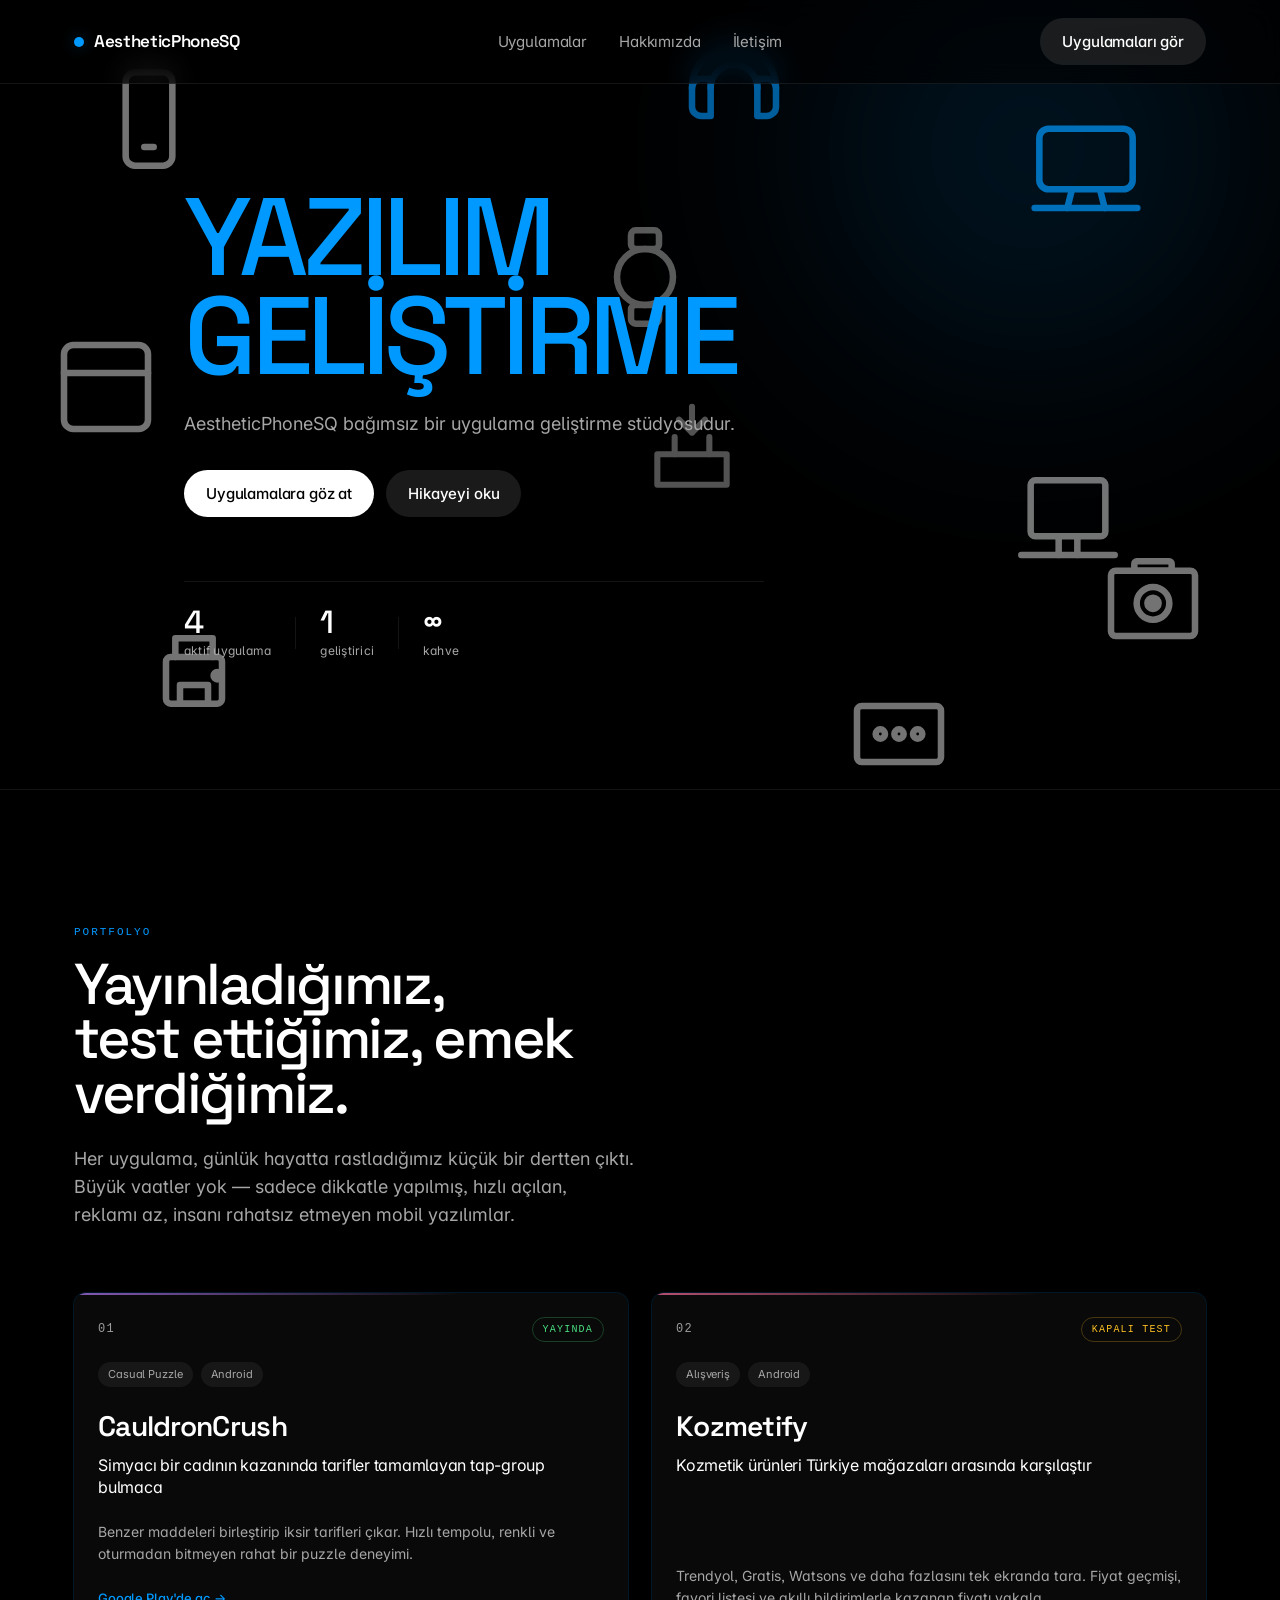
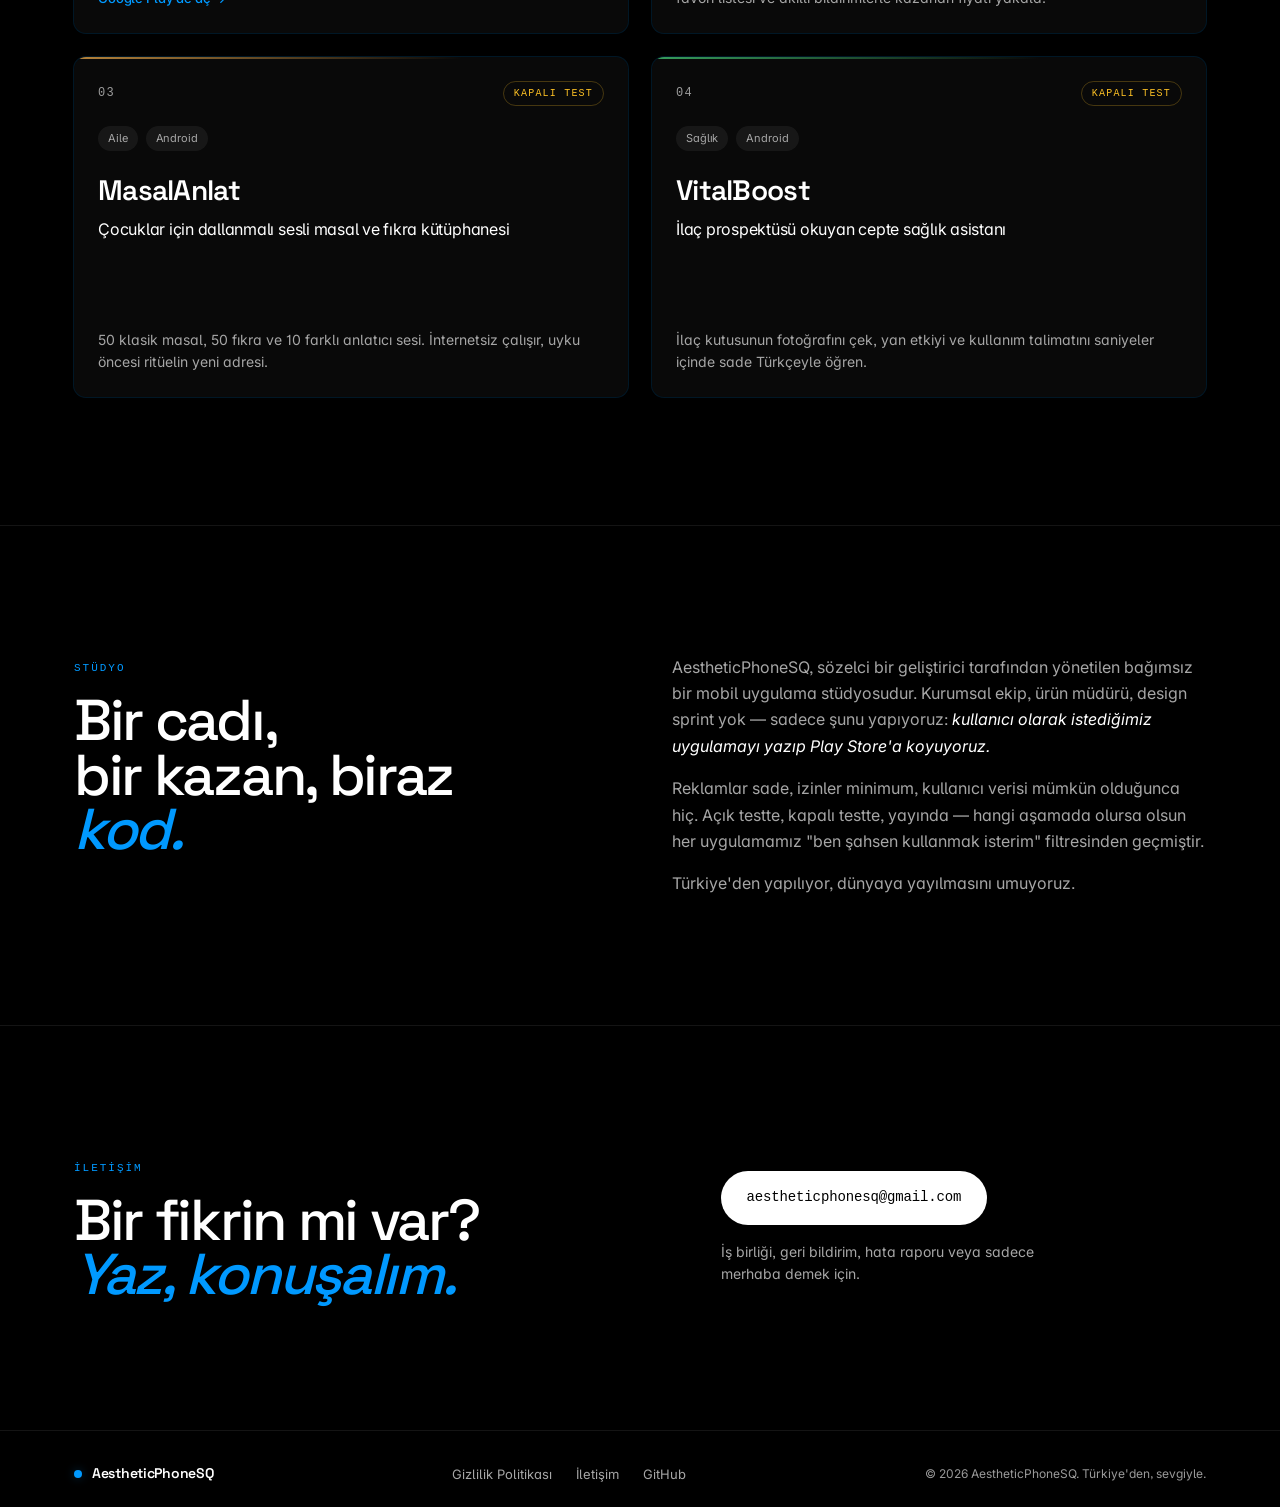
<file: index.html>
<!DOCTYPE html><html lang="tr"> <head><meta charset="UTF-8"><meta name="viewport" content="width=device-width, initial-scale=1.0"><meta name="description" content="Tek kişilik bir bağımsız mobil uygulama stüdyosu. Android için oyun, alışveriş, sağlık ve aile uygulamaları."><meta property="og:title" content="AestheticPhoneSQ — Indie Mobile App Studio"><meta property="og:description" content="Tek kişilik bir bağımsız mobil uygulama stüdyosu. Android için oyun, alışveriş, sağlık ve aile uygulamaları."><meta property="og:type" content="website"><meta name="theme-color" content="#000000"><link rel="icon" type="image/svg+xml" href="/favicon.svg"><title>AestheticPhoneSQ — Indie Mobile App Studio</title><style>@import"https://fonts.googleapis.com/css2?family=Inter:wght@400;500;600;700&family=Space+Grotesk:wght@500;600;700&display=swap";:root{--bg: #000000;--bg-elevated: #090909;--surface-frost: rgba(255, 255, 255, .06);--surface-frost-hover: rgba(255, 255, 255, .12);--surface-frost-strong: rgba(255, 255, 255, .1);--text: #ffffff;--text-muted: #a6a6a6;--text-ghost: rgba(255, 255, 255, .6);--accent: #0099ff;--accent-ring: rgba(0, 153, 255, .15);--accent-glow: rgba(0, 153, 255, .28);--border: rgba(255, 255, 255, .08);--border-ring: rgba(0, 153, 255, .15);--radius-sm: 6px;--radius-md: 12px;--radius-lg: 20px;--radius-pill: 999px;--shadow-ring: 0 0 0 1px var(--accent-ring);--shadow-float: rgba(255, 255, 255, .1) 0 .5px 0 .5px, rgba(0, 0, 0, .25) 0 10px 30px;--space-1: 4px;--space-2: 8px;--space-3: 12px;--space-4: 16px;--space-5: 24px;--space-6: 32px;--space-7: 48px;--space-8: 64px;--space-9: 96px;--space-10: 128px;--container: 1180px;--font-display: "Space Grotesk", "Inter", -apple-system, system-ui, sans-serif;--font-body: "Inter", -apple-system, BlinkMacSystemFont, "Segoe UI", Roboto, sans-serif;--font-mono: "JetBrains Mono", ui-monospace, SFMono-Regular, Menlo, monospace;--text-hero: clamp(48px, 9vw, 110px);--text-display: clamp(40px, 6.5vw, 85px);--text-h2: clamp(32px, 4.5vw, 62px);--text-h3: clamp(22px, 2.2vw, 32px);--text-body-lg: 18px;--text-body: 15px;--text-small: 13px;--text-micro: 11px;--track-tight-xl: -.05em;--track-tight-lg: -.04em;--track-tight-md: -.025em;--track-tight-sm: -.015em;--lh-hero: .9;--lh-display: .95;--lh-tight: 1.1;--lh-body: 1.55;--ease: cubic-bezier(.22, 1, .36, 1)}*{margin:0;padding:0;box-sizing:border-box}html{background:var(--bg);color:var(--text);font-family:var(--font-body);font-size:var(--text-body);line-height:var(--lh-body);-webkit-font-smoothing:antialiased;-moz-osx-font-smoothing:grayscale;text-rendering:optimizeLegibility;font-feature-settings:"cv01","cv05","cv09","cv11","ss03","ss07"}body{background:var(--bg);min-height:100vh;overflow-x:hidden}a{color:var(--accent);text-decoration:none;transition:opacity .2s var(--ease)}a:hover{opacity:.8}img,svg{display:block;max-width:100%}::selection{background:var(--accent);color:var(--bg)}.container{max-width:var(--container);margin:0 auto;padding:0 var(--space-5)}.display-hero{font-family:var(--font-display);font-weight:500;font-size:var(--text-hero);line-height:var(--lh-hero);letter-spacing:var(--track-tight-xl);color:var(--text)}.display-section{font-family:var(--font-display);font-weight:500;font-size:var(--text-h2);line-height:var(--lh-display);letter-spacing:var(--track-tight-lg);color:var(--text)}.heading-md{font-family:var(--font-display);font-weight:600;font-size:var(--text-h3);line-height:var(--lh-tight);letter-spacing:var(--track-tight-md);color:var(--text)}.body-lg{font-size:var(--text-body-lg);color:var(--text-muted);line-height:var(--lh-body)}.label-eyebrow{font-family:var(--font-mono);font-size:var(--text-micro);text-transform:uppercase;letter-spacing:.18em;color:var(--accent);font-weight:500}.btn{display:inline-flex;align-items:center;justify-content:center;gap:var(--space-2);padding:12px 22px;border-radius:var(--radius-pill);font-family:var(--font-body);font-size:var(--text-body);font-weight:500;letter-spacing:-.01em;cursor:pointer;border:none;transition:transform .2s var(--ease),background .2s var(--ease),box-shadow .2s var(--ease);text-decoration:none;white-space:nowrap}.btn-primary{background:var(--text);color:var(--bg)}.btn-primary:hover{transform:scale(.97);opacity:1}.btn-frost{background:var(--surface-frost-strong);color:var(--text);backdrop-filter:blur(8px)}.btn-frost:hover{background:var(--surface-frost-hover);transform:scale(.97);opacity:1}.ring-card{background:var(--bg-elevated);border-radius:var(--radius-md);box-shadow:var(--shadow-ring);padding:var(--space-5);transition:box-shadow .3s var(--ease),transform .3s var(--ease)}.ring-card:hover{box-shadow:0 0 0 1px var(--accent-glow),0 20px 50px #0099ff14;transform:translateY(-2px)}section{padding:var(--space-10) 0}@media(max-width:809px){section{padding:var(--space-8) 0}}.nav[data-astro-cid-dmqpwcec]{position:fixed;top:0;left:0;right:0;z-index:100;padding:18px 0;background:#0009;backdrop-filter:blur(14px);-webkit-backdrop-filter:blur(14px);border-bottom:1px solid var(--border)}.nav-inner[data-astro-cid-dmqpwcec]{display:flex;align-items:center;justify-content:space-between;gap:var(--space-5)}.nav-logo[data-astro-cid-dmqpwcec]{display:inline-flex;align-items:center;gap:10px;color:var(--text);font-family:var(--font-display);font-weight:600;font-size:17px;letter-spacing:-.02em;text-decoration:none}.nav-dot[data-astro-cid-dmqpwcec]{width:10px;height:10px;border-radius:50%;background:var(--accent);box-shadow:0 0 14px var(--accent-glow)}.nav-links[data-astro-cid-dmqpwcec]{display:flex;gap:var(--space-6)}.nav-links[data-astro-cid-dmqpwcec] a[data-astro-cid-dmqpwcec]{color:var(--text-muted);font-size:15px;font-weight:400;letter-spacing:-.01em}.nav-links[data-astro-cid-dmqpwcec] a[data-astro-cid-dmqpwcec]:hover{color:var(--text)}@media(max-width:809px){.nav-links[data-astro-cid-dmqpwcec]{display:none}.nav-cta[data-astro-cid-dmqpwcec]{padding:10px 16px;font-size:13px}.nav-logo[data-astro-cid-dmqpwcec]{font-size:15px}}.hero[data-astro-cid-bbe6dxrz]{position:relative;padding:calc(var(--space-10) + 60px) 0 var(--space-10);overflow:hidden}.hero-inner[data-astro-cid-bbe6dxrz]{position:relative;z-index:1;max-width:960px;text-align:left}.hero-eyebrow[data-astro-cid-bbe6dxrz]{display:inline-block;margin-bottom:var(--space-5)}.hero-title[data-astro-cid-bbe6dxrz]{margin-bottom:var(--space-5)}.hero-title[data-astro-cid-bbe6dxrz].accent{color:var(--accent)}.accent-word[data-astro-cid-bbe6dxrz]{color:var(--accent);font-style:italic;font-weight:500}.hero-desc[data-astro-cid-bbe6dxrz]{max-width:580px;margin-bottom:var(--space-6)}.hero-cta[data-astro-cid-bbe6dxrz]{display:flex;gap:var(--space-3);flex-wrap:wrap;margin-bottom:var(--space-8)}.hero-meta[data-astro-cid-bbe6dxrz]{display:flex;align-items:center;gap:var(--space-5);padding-top:var(--space-5);border-top:1px solid var(--border);max-width:580px}.meta-item[data-astro-cid-bbe6dxrz]{display:flex;flex-direction:column;gap:4px}.meta-num[data-astro-cid-bbe6dxrz]{font-family:var(--font-display);font-size:32px;font-weight:500;letter-spacing:-.03em;line-height:1;color:var(--text)}.meta-label[data-astro-cid-bbe6dxrz]{font-size:12px;color:var(--text-muted);text-transform:lowercase;letter-spacing:.02em}.meta-divider[data-astro-cid-bbe6dxrz]{width:1px;height:32px;background:var(--border)}.devices[data-astro-cid-bbe6dxrz]{position:absolute;inset:0;pointer-events:none;z-index:0;color:var(--text)}.device[data-astro-cid-bbe6dxrz]{position:absolute;width:112px;height:112px;opacity:.45;color:var(--text);stroke-width:1.4;animation:float 12s var(--ease) infinite}.device[data-astro-cid-bbe6dxrz].d1{top:8%;left:6%;width:144px;--r: -12deg;animation-delay:-1s}.device[data-astro-cid-bbe6dxrz].d2{top:14%;right:8%;width:184px;--r: 8deg;animation-delay:-3s;color:var(--accent);opacity:.7}.device[data-astro-cid-bbe6dxrz].d3{top:42%;left:2%;width:160px;--r: 6deg;animation-delay:-5s}.device[data-astro-cid-bbe6dxrz].d4{top:58%;right:10%;width:168px;--r: -8deg;animation-delay:-7s}.device[data-astro-cid-bbe6dxrz].d5{top:78%;left:10%;width:132px;--r: 15deg;animation-delay:-2s}.device[data-astro-cid-bbe6dxrz].d6{top:28%;left:46%;width:112px;--r: -5deg;animation-delay:-4s;opacity:.35}.device[data-astro-cid-bbe6dxrz].d7{top:86%;right:24%;width:148px;--r: 4deg;animation-delay:-6s}.device[data-astro-cid-bbe6dxrz].d8{top:4%;right:38%;width:120px;--r: -18deg;animation-delay:-8s;color:var(--accent);opacity:.6}.device[data-astro-cid-bbe6dxrz].d9{top:70%;right:4%;width:152px;--r: 10deg;animation-delay:-9s}.device[data-astro-cid-bbe6dxrz].d10{top:50%;left:50%;width:104px;--r: -10deg;animation-delay:-11s;opacity:.32}@keyframes float{0%,to{transform:translateY(0) rotate(var(--r, 0deg))}50%{transform:translateY(-10px) rotate(var(--r, 0deg))}}@media(max-width:809px){.device[data-astro-cid-bbe6dxrz]{width:96px!important}.device[data-astro-cid-bbe6dxrz].d6,.device[data-astro-cid-bbe6dxrz].d10{display:none}}.glow[data-astro-cid-bbe6dxrz]{position:absolute;pointer-events:none;border-radius:50%;filter:blur(120px);opacity:.4;z-index:0}.glow-1[data-astro-cid-bbe6dxrz]{top:-200px;right:-100px;width:700px;height:700px;background:radial-gradient(circle,var(--accent) 0%,transparent 60%);opacity:.22}@media(max-width:809px){.hero-meta[data-astro-cid-bbe6dxrz]{gap:var(--space-4);flex-wrap:wrap}.meta-divider[data-astro-cid-bbe6dxrz]{display:none}}.app-card[data-astro-cid-ivu64uwn]{display:flex;flex-direction:column;gap:var(--space-3);min-height:340px;position:relative;overflow:hidden}.card-top[data-astro-cid-ivu64uwn]{display:flex;justify-content:space-between;align-items:center;margin-bottom:var(--space-2)}.card-index[data-astro-cid-ivu64uwn]{font-family:var(--font-mono);font-size:12px;color:var(--text-ghost);letter-spacing:.1em}.card-status[data-astro-cid-ivu64uwn]{font-family:var(--font-mono);font-size:10px;text-transform:uppercase;letter-spacing:.12em;padding:4px 10px;border-radius:var(--radius-pill);border:1px solid var(--border)}.status-live[data-astro-cid-ivu64uwn]{color:#4ade80;border-color:#4ade8040}.status-testing[data-astro-cid-ivu64uwn]{color:#fbbf24;border-color:#fbbf2440}.status-soon[data-astro-cid-ivu64uwn]{color:var(--text-muted)}.card-meta[data-astro-cid-ivu64uwn]{display:flex;gap:var(--space-2);flex-wrap:wrap}.meta-pill[data-astro-cid-ivu64uwn]{font-size:11px;color:var(--text-muted);padding:4px 10px;background:var(--surface-frost);border-radius:var(--radius-pill);letter-spacing:-.01em}.card-title[data-astro-cid-ivu64uwn]{margin-top:var(--space-3)}.card-tagline[data-astro-cid-ivu64uwn]{color:var(--text);font-size:16px;line-height:1.4;letter-spacing:-.015em;margin-bottom:var(--space-2)}.card-desc[data-astro-cid-ivu64uwn]{color:var(--text-muted);font-size:14px;line-height:1.55;margin-top:auto}.card-accent-line[data-astro-cid-ivu64uwn]{position:absolute;top:0;left:0;right:0;height:2px;background:linear-gradient(90deg,var(--card-accent),transparent 70%);opacity:.7}a[data-astro-cid-ivu64uwn].app-card{text-decoration:none;color:inherit;cursor:pointer}a[data-astro-cid-ivu64uwn].app-card:hover{opacity:1}.card-cta[data-astro-cid-ivu64uwn]{color:var(--accent);font-size:13px;font-weight:500;letter-spacing:-.01em;margin-top:var(--space-3);transition:transform .25s var(--ease);display:inline-block}a[data-astro-cid-ivu64uwn].app-card:hover .card-cta[data-astro-cid-ivu64uwn]{transform:translate(4px)}.apps[data-astro-cid-coagvb7q]{position:relative;border-top:1px solid var(--border)}.section-head[data-astro-cid-coagvb7q]{max-width:720px;margin-bottom:var(--space-8)}.section-head[data-astro-cid-coagvb7q] .label-eyebrow[data-astro-cid-coagvb7q]{display:inline-block;margin-bottom:var(--space-4)}.section-desc[data-astro-cid-coagvb7q]{margin-top:var(--space-5);max-width:560px}.apps-grid[data-astro-cid-coagvb7q]{display:grid;grid-template-columns:repeat(2,1fr);gap:var(--space-5)}@media(max-width:809px){.apps-grid[data-astro-cid-coagvb7q]{grid-template-columns:1fr}}.about[data-astro-cid-v2cbyr3p]{border-top:1px solid var(--border)}.about-inner[data-astro-cid-v2cbyr3p]{display:grid;grid-template-columns:1fr 1fr;gap:var(--space-8);align-items:start}.about-title[data-astro-cid-v2cbyr3p]{margin-top:var(--space-4)}.accent-word[data-astro-cid-v2cbyr3p]{color:var(--accent);font-style:italic;font-weight:500}.about-copy[data-astro-cid-v2cbyr3p]{display:flex;flex-direction:column;gap:var(--space-4)}.about-copy[data-astro-cid-v2cbyr3p] p[data-astro-cid-v2cbyr3p]{color:var(--text-muted);font-size:16px;line-height:1.65}.about-copy[data-astro-cid-v2cbyr3p] em[data-astro-cid-v2cbyr3p]{color:var(--text);font-style:italic}@media(max-width:809px){.about-inner[data-astro-cid-v2cbyr3p]{grid-template-columns:1fr;gap:var(--space-5)}}.contact[data-astro-cid-xmivup5a]{border-top:1px solid var(--border);position:relative}.contact-inner[data-astro-cid-xmivup5a]{display:grid;grid-template-columns:1.2fr 1fr;gap:var(--space-8);align-items:center}.contact-head[data-astro-cid-xmivup5a] .label-eyebrow[data-astro-cid-xmivup5a]{display:inline-block;margin-bottom:var(--space-4)}.accent-word[data-astro-cid-xmivup5a]{color:var(--accent);font-style:italic;font-weight:500}.contact-actions[data-astro-cid-xmivup5a]{display:flex;flex-direction:column;gap:var(--space-4);align-items:flex-start}.contact-btn[data-astro-cid-xmivup5a]{font-family:var(--font-mono);font-size:14px;padding:16px 26px}.contact-note[data-astro-cid-xmivup5a]{color:var(--text-muted);font-size:14px;max-width:360px}@media(max-width:809px){.contact-inner[data-astro-cid-xmivup5a]{grid-template-columns:1fr}}.footer[data-astro-cid-sz7xmlte]{border-top:1px solid var(--border);padding:var(--space-6) 0 var(--space-5)}.footer-inner[data-astro-cid-sz7xmlte]{display:flex;align-items:center;justify-content:space-between;gap:var(--space-5);flex-wrap:wrap}.footer-brand[data-astro-cid-sz7xmlte]{display:inline-flex;align-items:center;gap:10px}.nav-dot[data-astro-cid-sz7xmlte]{width:8px;height:8px;border-radius:50%;background:var(--accent);box-shadow:0 0 10px var(--accent-glow)}.footer-name[data-astro-cid-sz7xmlte]{font-family:var(--font-display);font-weight:600;font-size:14px;letter-spacing:-.02em;color:var(--text)}.footer-links[data-astro-cid-sz7xmlte]{display:flex;gap:var(--space-5)}.footer-links[data-astro-cid-sz7xmlte] a[data-astro-cid-sz7xmlte]{color:var(--text-muted);font-size:13px}.footer-links[data-astro-cid-sz7xmlte] a[data-astro-cid-sz7xmlte]:hover{color:var(--text)}.footer-copy[data-astro-cid-sz7xmlte]{color:var(--text-ghost);font-size:12px}
</style></head> <body>  <nav class="nav" data-astro-cid-dmqpwcec> <div class="nav-inner container" data-astro-cid-dmqpwcec> <a href="/" class="nav-logo" data-astro-cid-dmqpwcec> <span class="nav-dot" data-astro-cid-dmqpwcec></span>
AestheticPhoneSQ
</a> <div class="nav-links" data-astro-cid-dmqpwcec> <a href="#apps" data-astro-cid-dmqpwcec>Uygulamalar</a> <a href="#about" data-astro-cid-dmqpwcec>Hakkımızda</a> <a href="#contact" data-astro-cid-dmqpwcec>İletişim</a> </div> <a href="#apps" class="btn btn-frost nav-cta" data-astro-cid-dmqpwcec>Uygulamaları gör</a> </div> </nav> <main> <section class="hero" data-astro-cid-bbe6dxrz> <div class="glow glow-1" aria-hidden="true" data-astro-cid-bbe6dxrz></div> <div class="devices" aria-hidden="true" data-astro-cid-bbe6dxrz> <svg class="device d1" viewBox="0 0 24 24" fill="none" stroke="currentColor" stroke-width="1.2" stroke-linecap="round" stroke-linejoin="round" data-astro-cid-bbe6dxrz><rect x="7" y="2" width="10" height="20" rx="2" data-astro-cid-bbe6dxrz></rect><line x1="11" y1="18" x2="13" y2="18" data-astro-cid-bbe6dxrz></line></svg> <svg class="device d2" viewBox="0 0 24 24" fill="none" stroke="currentColor" stroke-width="1.2" stroke-linecap="round" stroke-linejoin="round" data-astro-cid-bbe6dxrz><rect x="2" y="4" width="20" height="13" rx="2" data-astro-cid-bbe6dxrz></rect><path d="M1 21h22" data-astro-cid-bbe6dxrz></path><path d="M9 17l-1 4" data-astro-cid-bbe6dxrz></path><path d="M15 17l1 4" data-astro-cid-bbe6dxrz></path></svg> <svg class="device d3" viewBox="0 0 24 24" fill="none" stroke="currentColor" stroke-width="1.2" stroke-linecap="round" stroke-linejoin="round" data-astro-cid-bbe6dxrz><rect x="3" y="3" width="18" height="18" rx="2" data-astro-cid-bbe6dxrz></rect><line x1="3" y1="9" x2="21" y2="9" data-astro-cid-bbe6dxrz></line></svg> <svg class="device d4" viewBox="0 0 24 24" fill="none" stroke="currentColor" stroke-width="1.2" stroke-linecap="round" stroke-linejoin="round" data-astro-cid-bbe6dxrz><rect x="4" y="5" width="16" height="12" rx="1" data-astro-cid-bbe6dxrz></rect><path d="M2 21h20" data-astro-cid-bbe6dxrz></path><path d="M10 17v4" data-astro-cid-bbe6dxrz></path><path d="M14 17v4" data-astro-cid-bbe6dxrz></path></svg> <svg class="device d5" viewBox="0 0 24 24" fill="none" stroke="currentColor" stroke-width="1.2" stroke-linecap="round" stroke-linejoin="round" data-astro-cid-bbe6dxrz><rect x="6" y="9" width="12" height="10" rx="1" data-astro-cid-bbe6dxrz></rect><path d="M8 9V5h8v4" data-astro-cid-bbe6dxrz></path><circle cx="17" cy="13" r="0.8" fill="currentColor" data-astro-cid-bbe6dxrz></circle><rect x="9" y="15" width="6" height="4" data-astro-cid-bbe6dxrz></rect></svg> <svg class="device d6" viewBox="0 0 24 24" fill="none" stroke="currentColor" stroke-width="1.2" stroke-linecap="round" stroke-linejoin="round" data-astro-cid-bbe6dxrz><circle cx="12" cy="12" r="6" data-astro-cid-bbe6dxrz></circle><rect x="9" y="2" width="6" height="4" rx="1" data-astro-cid-bbe6dxrz></rect><rect x="9" y="18" width="6" height="4" rx="1" data-astro-cid-bbe6dxrz></rect></svg> <svg class="device d7" viewBox="0 0 24 24" fill="none" stroke="currentColor" stroke-width="1.2" stroke-linecap="round" stroke-linejoin="round" data-astro-cid-bbe6dxrz><rect x="3" y="6" width="18" height="12" rx="1" data-astro-cid-bbe6dxrz></rect><circle cx="8" cy="12" r="1" data-astro-cid-bbe6dxrz></circle><circle cx="12" cy="12" r="1" data-astro-cid-bbe6dxrz></circle><circle cx="16" cy="12" r="1" data-astro-cid-bbe6dxrz></circle></svg> <svg class="device d8" viewBox="0 0 24 24" fill="none" stroke="currentColor" stroke-width="1.2" stroke-linecap="round" stroke-linejoin="round" data-astro-cid-bbe6dxrz><path d="M3 12a9 9 0 0 1 18 0" data-astro-cid-bbe6dxrz></path><path d="M17 12a5 5 0 0 0-10 0" data-astro-cid-bbe6dxrz></path><path d="M3 12v4a2 2 0 0 0 2 2h2v-8H5a2 2 0 0 0-2 2z" data-astro-cid-bbe6dxrz></path><path d="M21 12v4a2 2 0 0 1-2 2h-2v-8h2a2 2 0 0 1 2 2z" data-astro-cid-bbe6dxrz></path></svg> <svg class="device d9" viewBox="0 0 24 24" fill="none" stroke="currentColor" stroke-width="1.2" stroke-linecap="round" stroke-linejoin="round" data-astro-cid-bbe6dxrz><rect x="3" y="4" width="18" height="14" rx="1" data-astro-cid-bbe6dxrz></rect><circle cx="12" cy="11" r="3.5" data-astro-cid-bbe6dxrz></circle><circle cx="12" cy="11" r="1.2" fill="currentColor" data-astro-cid-bbe6dxrz></circle><rect x="8" y="2" width="8" height="2" rx="0.5" data-astro-cid-bbe6dxrz></rect></svg> <svg class="device d10" viewBox="0 0 24 24" fill="none" stroke="currentColor" stroke-width="1.2" stroke-linecap="round" stroke-linejoin="round" data-astro-cid-bbe6dxrz><path d="M12 2v6m0 0l-3-3m3 3l3-3" data-astro-cid-bbe6dxrz></path><path d="M4 13h16v7H4z" data-astro-cid-bbe6dxrz></path><path d="M8 13V9" data-astro-cid-bbe6dxrz></path><path d="M16 13V9" data-astro-cid-bbe6dxrz></path></svg> </div> <div class="container hero-inner" data-astro-cid-bbe6dxrz> <h1 class="display-hero hero-title accent" data-astro-cid-bbe6dxrz>
YAZILIM<br data-astro-cid-bbe6dxrz>GELİŞTİRME
</h1> <p class="body-lg hero-desc" data-astro-cid-bbe6dxrz>
AestheticPhoneSQ bağımsız bir uygulama geliştirme stüdyosudur.
</p> <div class="hero-cta" data-astro-cid-bbe6dxrz> <a href="#apps" class="btn btn-primary" data-astro-cid-bbe6dxrz>Uygulamalara göz at</a> <a href="#about" class="btn btn-frost" data-astro-cid-bbe6dxrz>Hikayeyi oku</a> </div> <div class="hero-meta" data-astro-cid-bbe6dxrz> <div class="meta-item" data-astro-cid-bbe6dxrz> <span class="meta-num" data-astro-cid-bbe6dxrz>4</span> <span class="meta-label" data-astro-cid-bbe6dxrz>aktif uygulama</span> </div> <div class="meta-divider" data-astro-cid-bbe6dxrz></div> <div class="meta-item" data-astro-cid-bbe6dxrz> <span class="meta-num" data-astro-cid-bbe6dxrz>1</span> <span class="meta-label" data-astro-cid-bbe6dxrz>geliştirici</span> </div> <div class="meta-divider" data-astro-cid-bbe6dxrz></div> <div class="meta-item" data-astro-cid-bbe6dxrz> <span class="meta-num" data-astro-cid-bbe6dxrz>∞</span> <span class="meta-label" data-astro-cid-bbe6dxrz>kahve</span> </div> </div> </div> </section> <section id="apps" class="apps" data-astro-cid-coagvb7q> <div class="container" data-astro-cid-coagvb7q> <div class="section-head" data-astro-cid-coagvb7q> <span class="label-eyebrow" data-astro-cid-coagvb7q>Portfolyo</span> <h2 class="display-section" data-astro-cid-coagvb7q>
Yayınladığımız,<br data-astro-cid-coagvb7q>
test ettiğimiz, emek verdiğimiz.
</h2> <p class="body-lg section-desc" data-astro-cid-coagvb7q>
Her uygulama, günlük hayatta rastladığımız küçük bir dertten çıktı. Büyük
        vaatler yok — sadece dikkatle yapılmış, hızlı açılan, reklamı az, insanı
        rahatsız etmeyen mobil yazılımlar.
</p> </div> <div class="apps-grid" data-astro-cid-coagvb7q> <a class="app-card ring-card linked" href="https://play.google.com/store/apps/details?id=com.aestheticphonesq.brewburst" target="_blank" rel="noopener noreferrer" style="--card-accent: #b87cff" data-astro-cid-ivu64uwn><div class="card-top" data-astro-cid-ivu64uwn><span class="card-index" data-astro-cid-ivu64uwn>01</span><span class="card-status status-live" data-astro-cid-ivu64uwn>Yayında</span></div><div class="card-meta" data-astro-cid-ivu64uwn><span class="meta-pill" data-astro-cid-ivu64uwn>Casual Puzzle</span><span class="meta-pill" data-astro-cid-ivu64uwn>Android</span></div><h3 class="heading-md card-title" data-astro-cid-ivu64uwn>CauldronCrush</h3><p class="card-tagline" data-astro-cid-ivu64uwn>Simyacı bir cadının kazanında tarifler tamamlayan tap-group bulmaca</p><p class="card-desc" data-astro-cid-ivu64uwn>Benzer maddeleri birleştirip iksir tarifleri çıkar. Hızlı tempolu, renkli ve oturmadan bitmeyen rahat bir puzzle deneyimi.</p><span class="card-cta" data-astro-cid-ivu64uwn>Google Play&apos;de aç →</span><div class="card-accent-line" data-astro-cid-ivu64uwn></div></a><article class="app-card ring-card" style="--card-accent: #ff6fa3" data-astro-cid-ivu64uwn><div class="card-top" data-astro-cid-ivu64uwn><span class="card-index" data-astro-cid-ivu64uwn>02</span><span class="card-status status-testing" data-astro-cid-ivu64uwn>Kapalı Test</span></div><div class="card-meta" data-astro-cid-ivu64uwn><span class="meta-pill" data-astro-cid-ivu64uwn>Alışveriş</span><span class="meta-pill" data-astro-cid-ivu64uwn>Android</span></div><h3 class="heading-md card-title" data-astro-cid-ivu64uwn>Kozmetify</h3><p class="card-tagline" data-astro-cid-ivu64uwn>Kozmetik ürünleri Türkiye mağazaları arasında karşılaştır</p><p class="card-desc" data-astro-cid-ivu64uwn>Trendyol, Gratis, Watsons ve daha fazlasını tek ekranda tara. Fiyat geçmişi, favori listesi ve akıllı bildirimlerle kazanan fiyatı yakala.</p><div class="card-accent-line" data-astro-cid-ivu64uwn></div></article><article class="app-card ring-card" style="--card-accent: #ffb750" data-astro-cid-ivu64uwn><div class="card-top" data-astro-cid-ivu64uwn><span class="card-index" data-astro-cid-ivu64uwn>03</span><span class="card-status status-testing" data-astro-cid-ivu64uwn>Kapalı Test</span></div><div class="card-meta" data-astro-cid-ivu64uwn><span class="meta-pill" data-astro-cid-ivu64uwn>Aile</span><span class="meta-pill" data-astro-cid-ivu64uwn>Android</span></div><h3 class="heading-md card-title" data-astro-cid-ivu64uwn>MasalAnlat</h3><p class="card-tagline" data-astro-cid-ivu64uwn>Çocuklar için dallanmalı sesli masal ve fıkra kütüphanesi</p><p class="card-desc" data-astro-cid-ivu64uwn>50 klasik masal, 50 fıkra ve 10 farklı anlatıcı sesi. İnternetsiz çalışır, uyku öncesi ritüelin yeni adresi.</p><div class="card-accent-line" data-astro-cid-ivu64uwn></div></article><article class="app-card ring-card" style="--card-accent: #4ade80" data-astro-cid-ivu64uwn><div class="card-top" data-astro-cid-ivu64uwn><span class="card-index" data-astro-cid-ivu64uwn>04</span><span class="card-status status-testing" data-astro-cid-ivu64uwn>Kapalı Test</span></div><div class="card-meta" data-astro-cid-ivu64uwn><span class="meta-pill" data-astro-cid-ivu64uwn>Sağlık</span><span class="meta-pill" data-astro-cid-ivu64uwn>Android</span></div><h3 class="heading-md card-title" data-astro-cid-ivu64uwn>VitalBoost</h3><p class="card-tagline" data-astro-cid-ivu64uwn>İlaç prospektüsü okuyan cepte sağlık asistanı</p><p class="card-desc" data-astro-cid-ivu64uwn>İlaç kutusunun fotoğrafını çek, yan etkiyi ve kullanım talimatını saniyeler içinde sade Türkçeyle öğren.</p><div class="card-accent-line" data-astro-cid-ivu64uwn></div></article> </div> </div> </section> <section id="about" class="about" data-astro-cid-v2cbyr3p> <div class="container about-inner" data-astro-cid-v2cbyr3p> <div data-astro-cid-v2cbyr3p> <span class="label-eyebrow" data-astro-cid-v2cbyr3p>Stüdyo</span> <h2 class="display-section about-title" data-astro-cid-v2cbyr3p>
Bir cadı,<br data-astro-cid-v2cbyr3p>bir kazan, biraz<br data-astro-cid-v2cbyr3p> <span class="accent-word" data-astro-cid-v2cbyr3p>kod.</span> </h2> </div> <div class="about-copy" data-astro-cid-v2cbyr3p> <p class="body-lg" data-astro-cid-v2cbyr3p>
AestheticPhoneSQ, sözelci bir geliştirici tarafından yönetilen bağımsız bir
        mobil uygulama stüdyosudur. Kurumsal ekip, ürün müdürü, design sprint yok —
        sadece şunu yapıyoruz: <em data-astro-cid-v2cbyr3p>kullanıcı olarak istediğimiz uygulamayı yazıp
        Play Store'a koyuyoruz.</em> </p> <p data-astro-cid-v2cbyr3p>
Reklamlar sade, izinler minimum, kullanıcı verisi mümkün olduğunca hiç.
        Açık testte, kapalı testte, yayında — hangi aşamada olursa olsun her
        uygulamamız "ben şahsen kullanmak isterim" filtresinden geçmiştir.
</p> <p data-astro-cid-v2cbyr3p>
Türkiye'den yapılıyor, dünyaya yayılmasını umuyoruz.
</p> </div> </div> </section> <section id="contact" class="contact" data-astro-cid-xmivup5a> <div class="container contact-inner" data-astro-cid-xmivup5a> <div class="contact-head" data-astro-cid-xmivup5a> <span class="label-eyebrow" data-astro-cid-xmivup5a>İletişim</span> <h2 class="display-section" data-astro-cid-xmivup5a>
Bir fikrin mi var?<br data-astro-cid-xmivup5a> <span class="accent-word" data-astro-cid-xmivup5a>Yaz, konuşalım.</span> </h2> </div> <div class="contact-actions" data-astro-cid-xmivup5a> <a href="mailto:aestheticphonesq@gmail.com" class="btn btn-primary contact-btn" data-astro-cid-xmivup5a>
aestheticphonesq@gmail.com
</a> <p class="contact-note" data-astro-cid-xmivup5a>
İş birliği, geri bildirim, hata raporu veya sadece merhaba demek için.
</p> </div> </div> </section> </main> <footer class="footer" data-astro-cid-sz7xmlte> <div class="container footer-inner" data-astro-cid-sz7xmlte> <div class="footer-brand" data-astro-cid-sz7xmlte> <span class="nav-dot" data-astro-cid-sz7xmlte></span> <span class="footer-name" data-astro-cid-sz7xmlte>AestheticPhoneSQ</span> </div> <div class="footer-links" data-astro-cid-sz7xmlte> <a href="/privacy-policy.html" data-astro-cid-sz7xmlte>Gizlilik Politikası</a> <a href="mailto:aestheticphonesq@gmail.com" data-astro-cid-sz7xmlte>İletişim</a> <a href="https://github.com/fufifufi001-commits" target="_blank" rel="noopener noreferrer" data-astro-cid-sz7xmlte>GitHub</a> </div> <p class="footer-copy" data-astro-cid-sz7xmlte>&copy; 2026 AestheticPhoneSQ. Türkiye'den, sevgiyle.</p> </div> </footer>  </body></html>
</file>
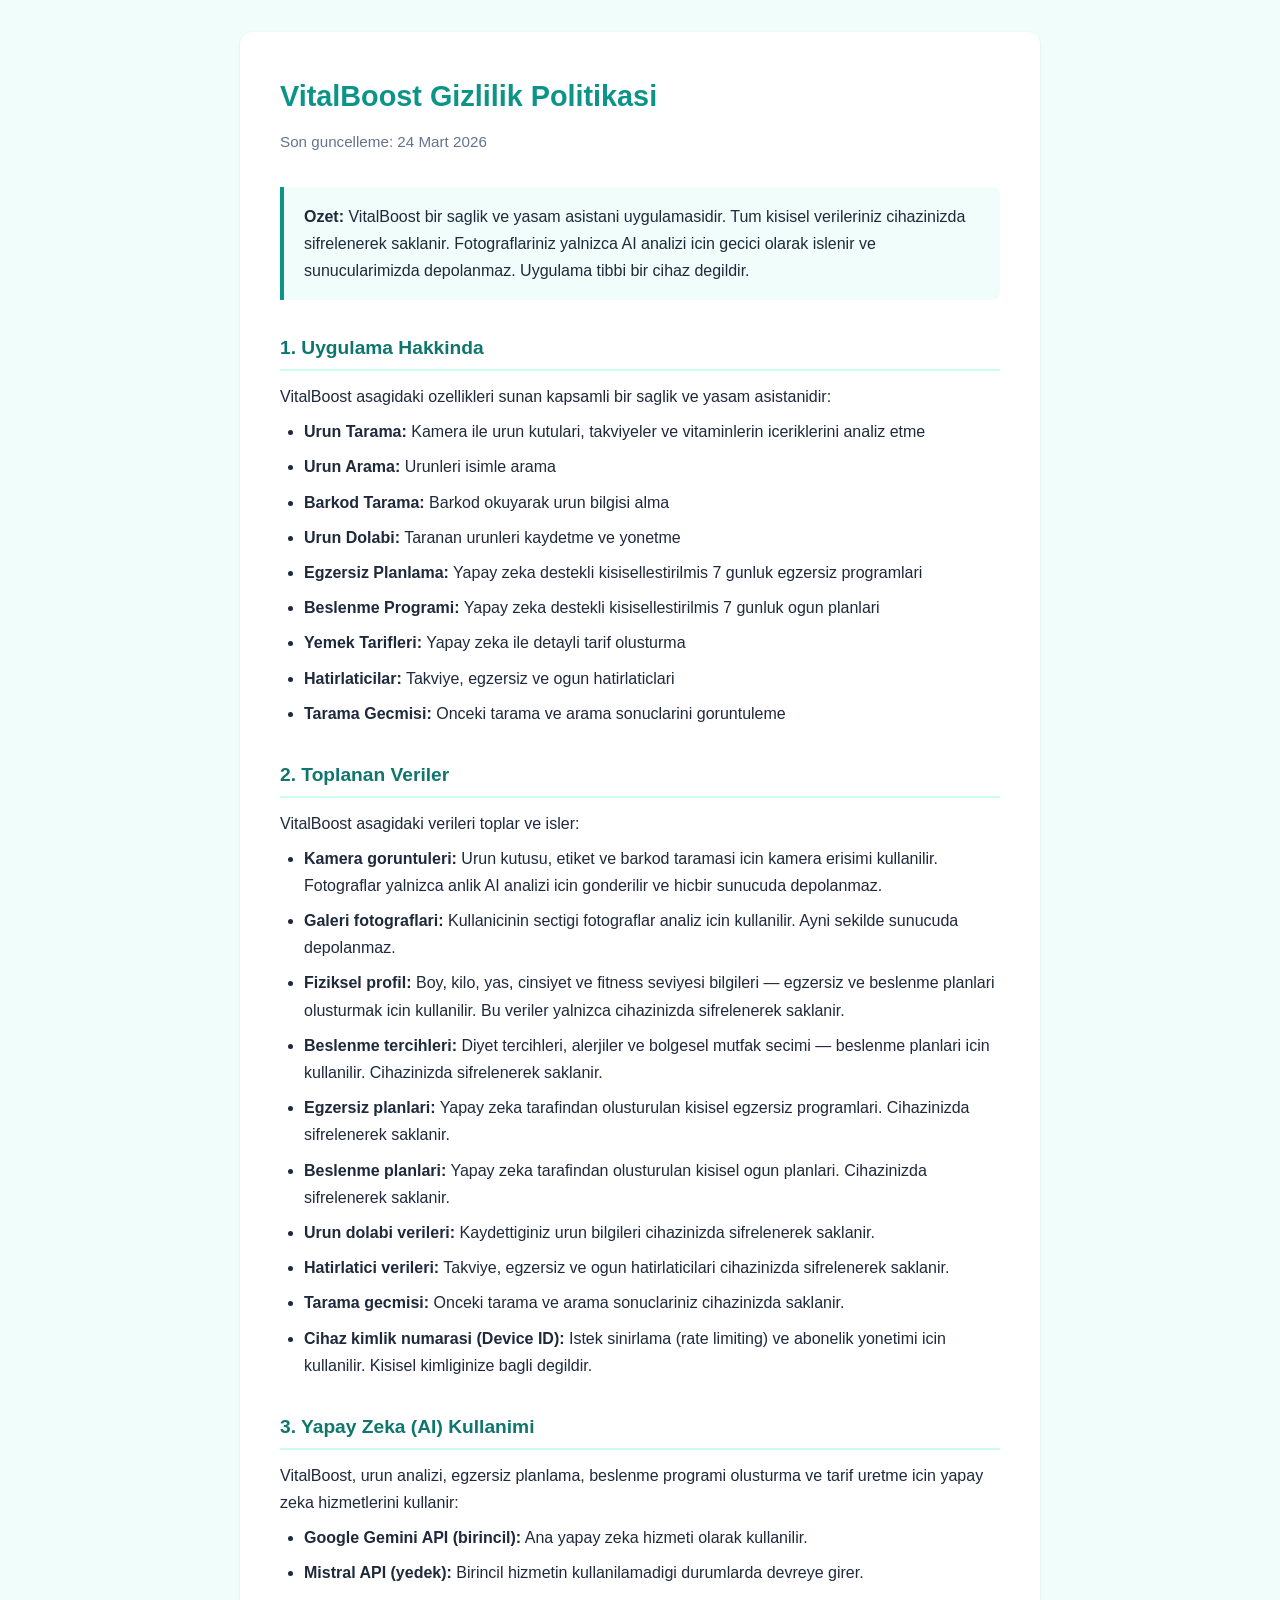
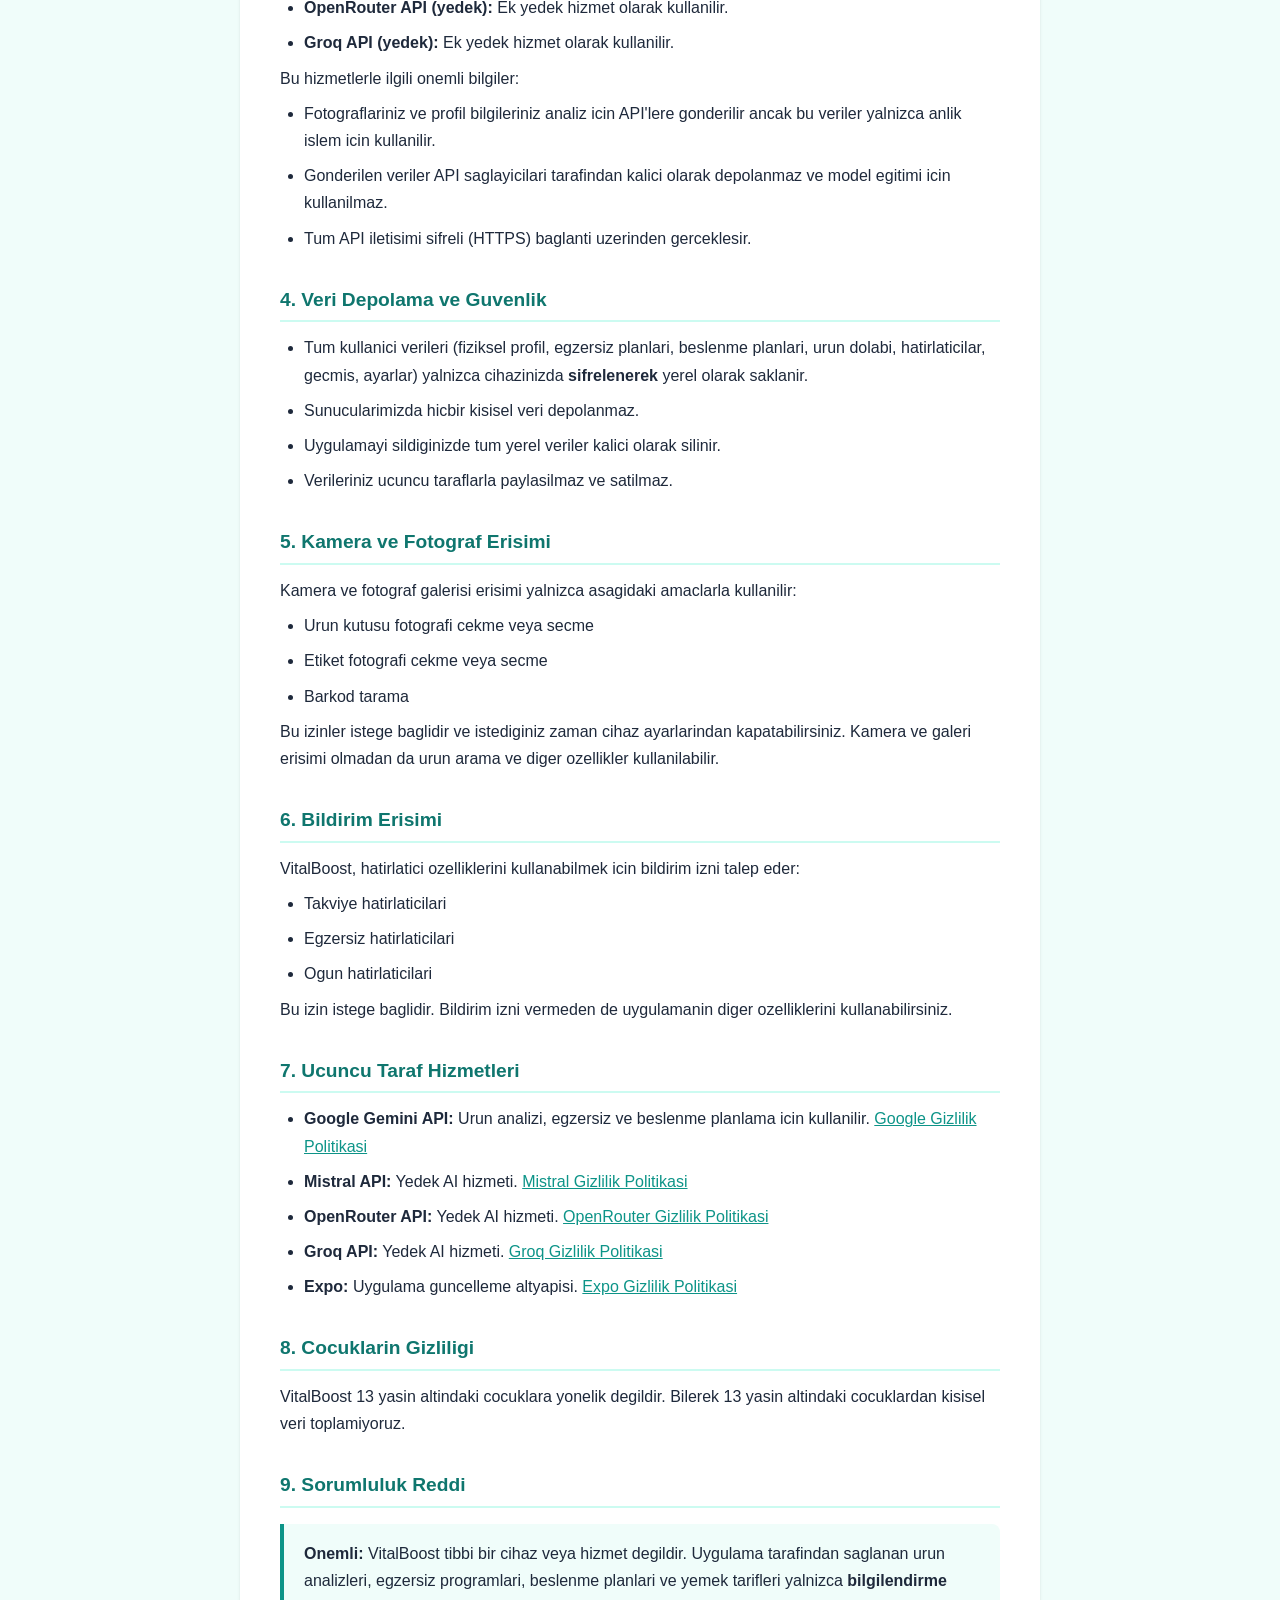
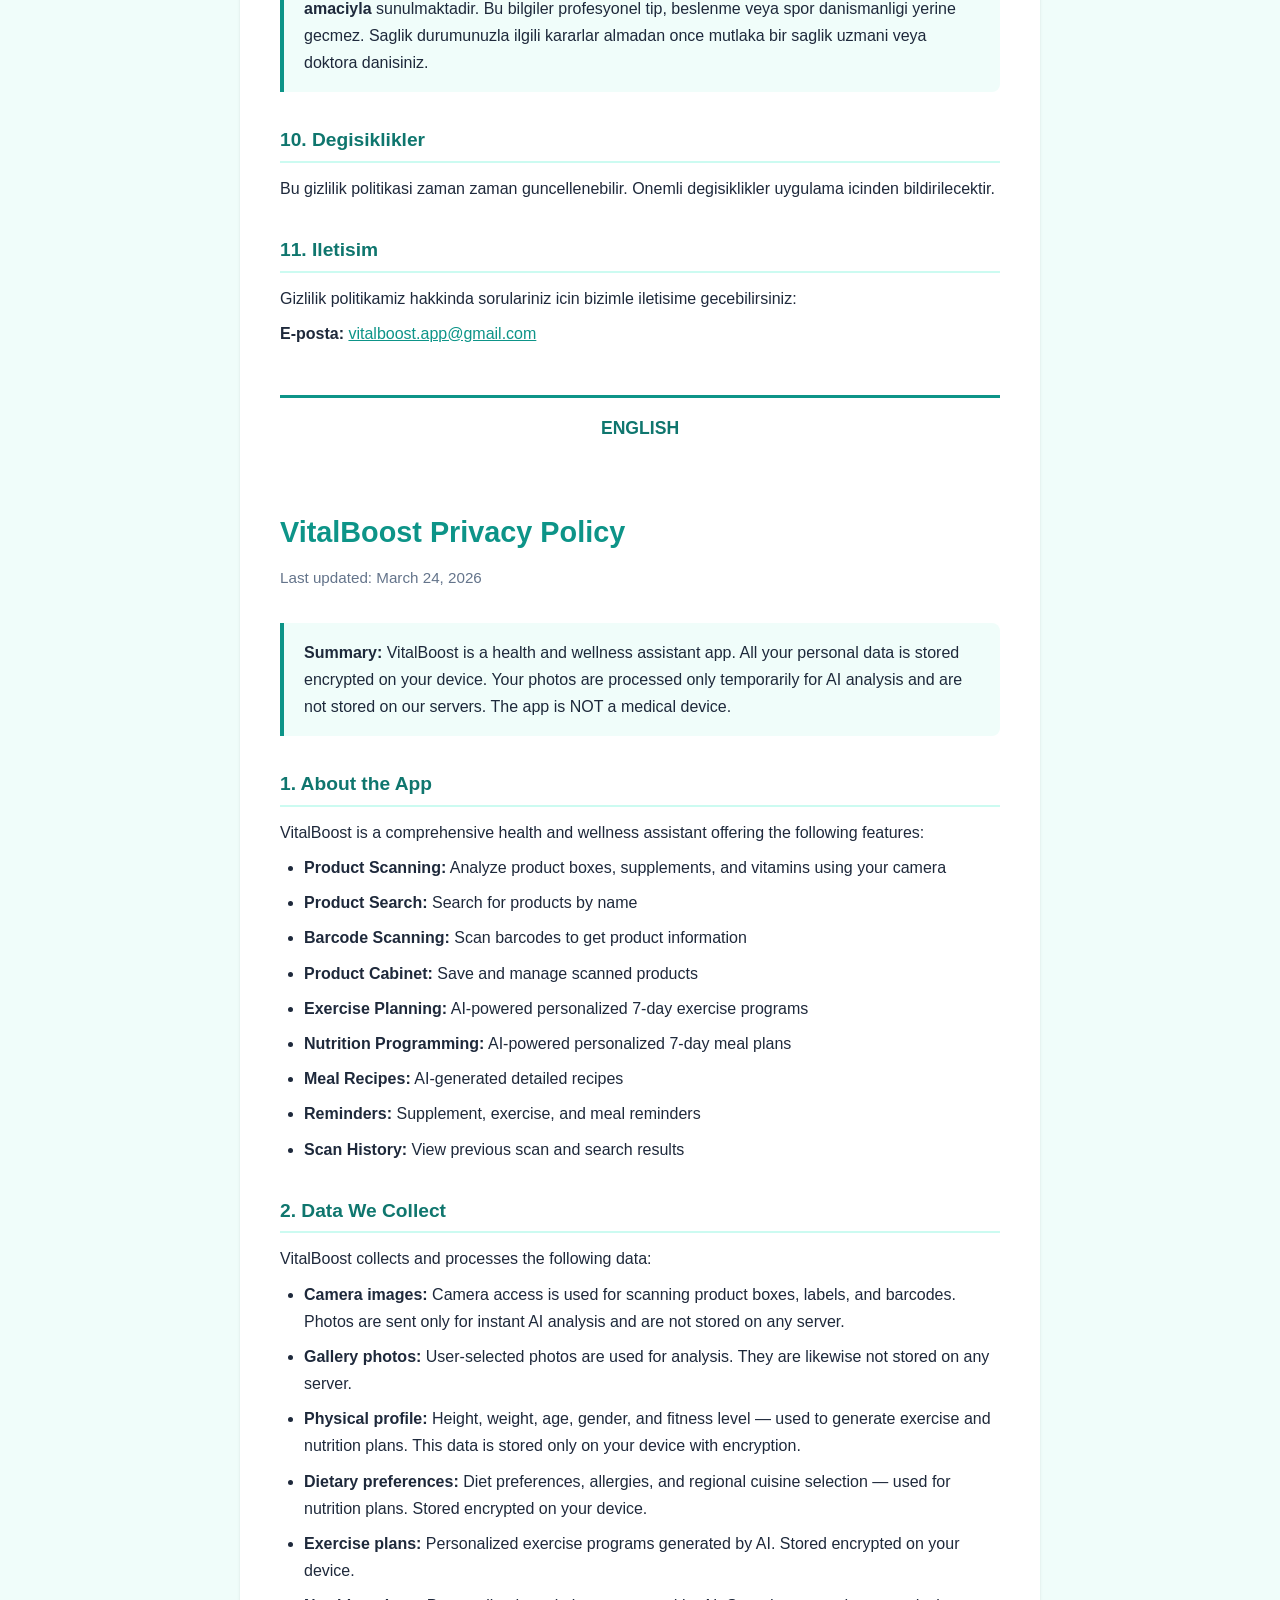
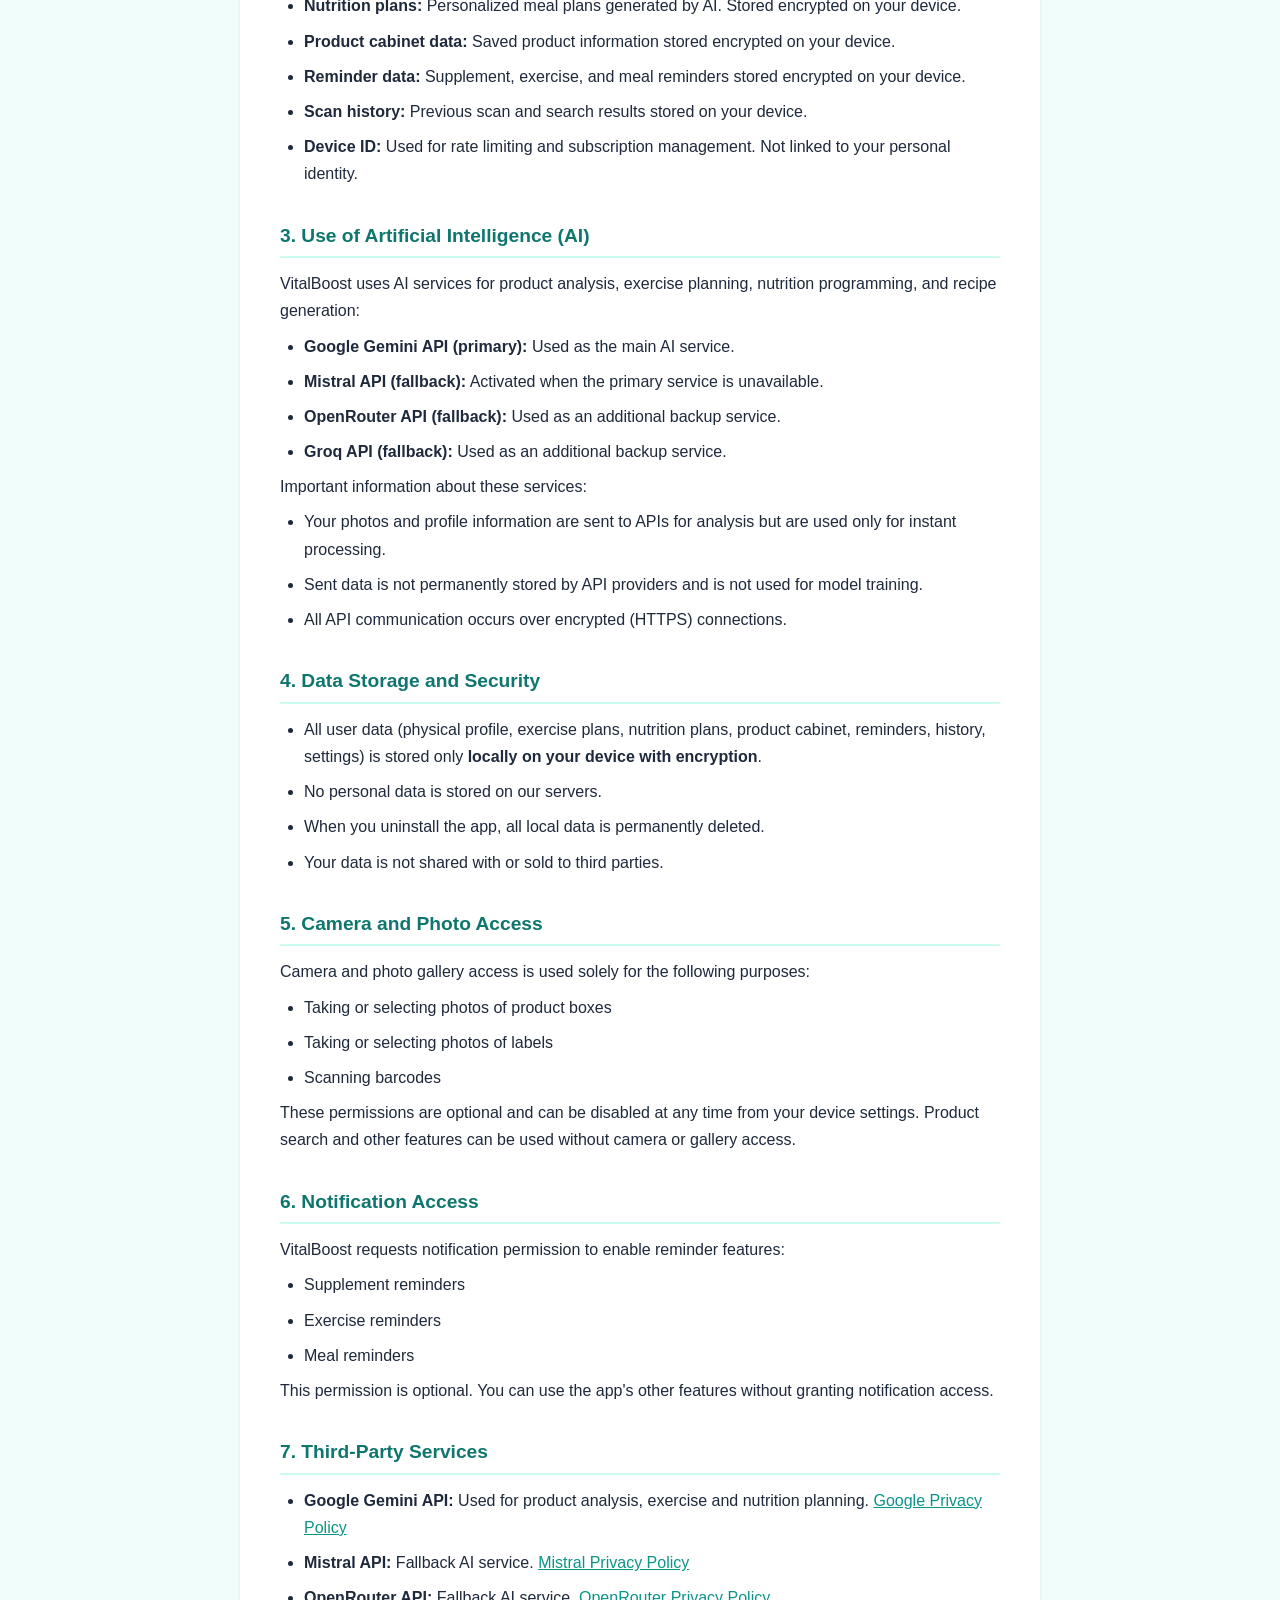
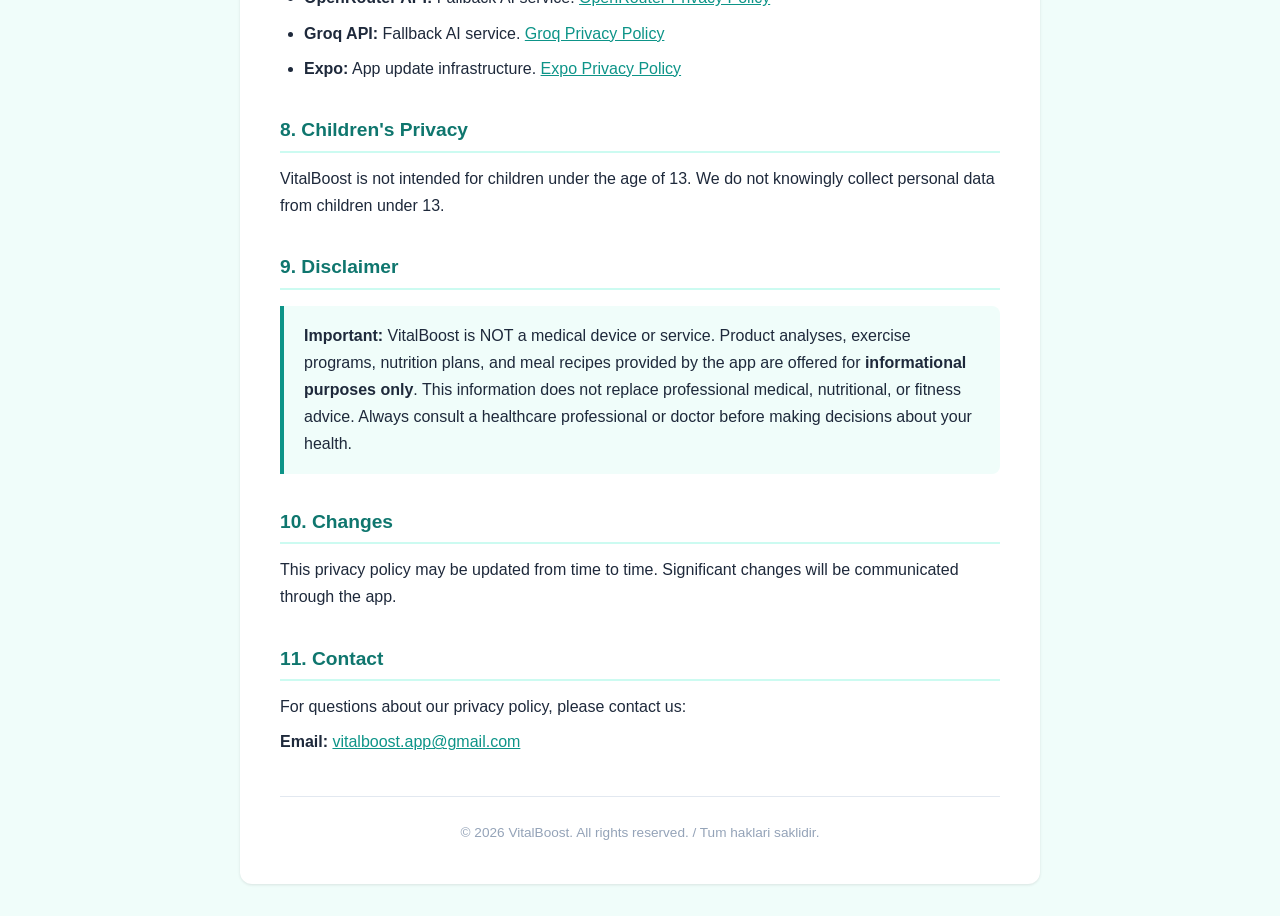
<file: privacy-policy.html>
<!DOCTYPE html>
<html lang="tr">
<head>
    <meta charset="UTF-8">
    <meta name="viewport" content="width=device-width, initial-scale=1.0">
    <title>VitalBoost - Gizlilik Politikası / Privacy Policy</title>
    <style>
        * { margin: 0; padding: 0; box-sizing: border-box; }
        body {
            font-family: -apple-system, BlinkMacSystemFont, 'Segoe UI', Roboto, sans-serif;
            line-height: 1.7;
            color: #1e293b;
            background: #f0fdfa;
            padding: 2rem 1rem;
        }
        .container {
            max-width: 800px;
            margin: 0 auto;
            background: #fff;
            border-radius: 12px;
            padding: 2.5rem;
            box-shadow: 0 1px 3px rgba(0,0,0,0.1);
        }
        h1 {
            color: #0d9488;
            font-size: 1.8rem;
            margin-bottom: 0.5rem;
        }
        .subtitle {
            color: #64748b;
            margin-bottom: 2rem;
            font-size: 0.95rem;
        }
        h2 {
            color: #0f766e;
            font-size: 1.2rem;
            margin-top: 2rem;
            margin-bottom: 0.75rem;
            padding-bottom: 0.25rem;
            border-bottom: 2px solid #ccfbf1;
        }
        p, li { margin-bottom: 0.5rem; }
        ul { padding-left: 1.5rem; }
        .highlight {
            background: #f0fdfa;
            border-left: 4px solid #0d9488;
            padding: 1rem 1.25rem;
            border-radius: 0 8px 8px 0;
            margin: 1rem 0;
        }
        .lang-divider {
            margin: 3rem 0;
            padding: 1rem 0;
            border-top: 3px solid #0d9488;
            text-align: center;
            color: #0f766e;
            font-weight: bold;
            font-size: 1.1rem;
        }
        .footer {
            margin-top: 2.5rem;
            padding-top: 1.5rem;
            border-top: 1px solid #e2e8f0;
            color: #94a3b8;
            font-size: 0.85rem;
            text-align: center;
        }
        a { color: #0d9488; }
        a:hover { color: #0f766e; }
    </style>
</head>
<body>
    <div class="container">

        <!-- ==================== TURKCE ==================== -->

        <h1>VitalBoost Gizlilik Politikasi</h1>
        <p class="subtitle">Son guncelleme: 24 Mart 2026</p>

        <div class="highlight">
            <strong>Ozet:</strong> VitalBoost bir saglik ve yasam asistani uygulamasidir. Tum kisisel verileriniz cihazinizda sifrelenerek saklanir. Fotograflariniz yalnizca AI analizi icin gecici olarak islenir ve sunucularimizda depolanmaz. Uygulama tibbi bir cihaz degildir.
        </div>

        <h2>1. Uygulama Hakkinda</h2>
        <p>VitalBoost asagidaki ozellikleri sunan kapsamli bir saglik ve yasam asistanidir:</p>
        <ul>
            <li><strong>Urun Tarama:</strong> Kamera ile urun kutulari, takviyeler ve vitaminlerin iceriklerini analiz etme</li>
            <li><strong>Urun Arama:</strong> Urunleri isimle arama</li>
            <li><strong>Barkod Tarama:</strong> Barkod okuyarak urun bilgisi alma</li>
            <li><strong>Urun Dolabi:</strong> Taranan urunleri kaydetme ve yonetme</li>
            <li><strong>Egzersiz Planlama:</strong> Yapay zeka destekli kisisellestirilmis 7 gunluk egzersiz programlari</li>
            <li><strong>Beslenme Programi:</strong> Yapay zeka destekli kisisellestirilmis 7 gunluk ogun planlari</li>
            <li><strong>Yemek Tarifleri:</strong> Yapay zeka ile detayli tarif olusturma</li>
            <li><strong>Hatirlaticilar:</strong> Takviye, egzersiz ve ogun hatirlaticlari</li>
            <li><strong>Tarama Gecmisi:</strong> Onceki tarama ve arama sonuclarini goruntuleme</li>
        </ul>

        <h2>2. Toplanan Veriler</h2>
        <p>VitalBoost asagidaki verileri toplar ve isler:</p>
        <ul>
            <li><strong>Kamera goruntuleri:</strong> Urun kutusu, etiket ve barkod taramasi icin kamera erisimi kullanilir. Fotograflar yalnizca anlik AI analizi icin gonderilir ve hicbir sunucuda depolanmaz.</li>
            <li><strong>Galeri fotograflari:</strong> Kullanicinin sectigi fotograflar analiz icin kullanilir. Ayni sekilde sunucuda depolanmaz.</li>
            <li><strong>Fiziksel profil:</strong> Boy, kilo, yas, cinsiyet ve fitness seviyesi bilgileri — egzersiz ve beslenme planlari olusturmak icin kullanilir. Bu veriler yalnizca cihazinizda sifrelenerek saklanir.</li>
            <li><strong>Beslenme tercihleri:</strong> Diyet tercihleri, alerjiler ve bolgesel mutfak secimi — beslenme planlari icin kullanilir. Cihazinizda sifrelenerek saklanir.</li>
            <li><strong>Egzersiz planlari:</strong> Yapay zeka tarafindan olusturulan kisisel egzersiz programlari. Cihazinizda sifrelenerek saklanir.</li>
            <li><strong>Beslenme planlari:</strong> Yapay zeka tarafindan olusturulan kisisel ogun planlari. Cihazinizda sifrelenerek saklanir.</li>
            <li><strong>Urun dolabi verileri:</strong> Kaydettiginiz urun bilgileri cihazinizda sifrelenerek saklanir.</li>
            <li><strong>Hatirlatici verileri:</strong> Takviye, egzersiz ve ogun hatirlaticilari cihazinizda sifrelenerek saklanir.</li>
            <li><strong>Tarama gecmisi:</strong> Onceki tarama ve arama sonuclariniz cihazinizda saklanir.</li>
            <li><strong>Cihaz kimlik numarasi (Device ID):</strong> Istek sinirlama (rate limiting) ve abonelik yonetimi icin kullanilir. Kisisel kimliginize bagli degildir.</li>
        </ul>

        <h2>3. Yapay Zeka (AI) Kullanimi</h2>
        <p>VitalBoost, urun analizi, egzersiz planlama, beslenme programi olusturma ve tarif uretme icin yapay zeka hizmetlerini kullanir:</p>
        <ul>
            <li><strong>Google Gemini API (birincil):</strong> Ana yapay zeka hizmeti olarak kullanilir.</li>
            <li><strong>Mistral API (yedek):</strong> Birincil hizmetin kullanilamadigi durumlarda devreye girer.</li>
            <li><strong>OpenRouter API (yedek):</strong> Ek yedek hizmet olarak kullanilir.</li>
            <li><strong>Groq API (yedek):</strong> Ek yedek hizmet olarak kullanilir.</li>
        </ul>
        <p>Bu hizmetlerle ilgili onemli bilgiler:</p>
        <ul>
            <li>Fotograflariniz ve profil bilgileriniz analiz icin API'lere gonderilir ancak bu veriler yalnizca anlik islem icin kullanilir.</li>
            <li>Gonderilen veriler API saglayicilari tarafindan kalici olarak depolanmaz ve model egitimi icin kullanilmaz.</li>
            <li>Tum API iletisimi sifreli (HTTPS) baglanti uzerinden gerceklesir.</li>
        </ul>

        <h2>4. Veri Depolama ve Guvenlik</h2>
        <ul>
            <li>Tum kullanici verileri (fiziksel profil, egzersiz planlari, beslenme planlari, urun dolabi, hatirlaticilar, gecmis, ayarlar) yalnizca cihazinizda <strong>sifrelenerek</strong> yerel olarak saklanir.</li>
            <li>Sunucularimizda hicbir kisisel veri depolanmaz.</li>
            <li>Uygulamayi sildiginizde tum yerel veriler kalici olarak silinir.</li>
            <li>Verileriniz ucuncu taraflarla paylasilmaz ve satilmaz.</li>
        </ul>

        <h2>5. Kamera ve Fotograf Erisimi</h2>
        <p>Kamera ve fotograf galerisi erisimi yalnizca asagidaki amaclarla kullanilir:</p>
        <ul>
            <li>Urun kutusu fotografi cekme veya secme</li>
            <li>Etiket fotografi cekme veya secme</li>
            <li>Barkod tarama</li>
        </ul>
        <p>Bu izinler istege baglidir ve istediginiz zaman cihaz ayarlarindan kapatabilirsiniz. Kamera ve galeri erisimi olmadan da urun arama ve diger ozellikler kullanilabilir.</p>

        <h2>6. Bildirim Erisimi</h2>
        <p>VitalBoost, hatirlatici ozelliklerini kullanabilmek icin bildirim izni talep eder:</p>
        <ul>
            <li>Takviye hatirlaticilari</li>
            <li>Egzersiz hatirlaticilari</li>
            <li>Ogun hatirlaticilari</li>
        </ul>
        <p>Bu izin istege baglidir. Bildirim izni vermeden de uygulamanin diger ozelliklerini kullanabilirsiniz.</p>

        <h2>7. Ucuncu Taraf Hizmetleri</h2>
        <ul>
            <li><strong>Google Gemini API:</strong> Urun analizi, egzersiz ve beslenme planlama icin kullanilir. <a href="https://policies.google.com/privacy" target="_blank">Google Gizlilik Politikasi</a></li>
            <li><strong>Mistral API:</strong> Yedek AI hizmeti. <a href="https://mistral.ai/terms/#privacy-policy" target="_blank">Mistral Gizlilik Politikasi</a></li>
            <li><strong>OpenRouter API:</strong> Yedek AI hizmeti. <a href="https://openrouter.ai/privacy" target="_blank">OpenRouter Gizlilik Politikasi</a></li>
            <li><strong>Groq API:</strong> Yedek AI hizmeti. <a href="https://groq.com/privacy-policy/" target="_blank">Groq Gizlilik Politikasi</a></li>
            <li><strong>Expo:</strong> Uygulama guncelleme altyapisi. <a href="https://expo.dev/privacy" target="_blank">Expo Gizlilik Politikasi</a></li>
        </ul>

        <h2>8. Cocuklarin Gizliligi</h2>
        <p>VitalBoost 13 yasin altindaki cocuklara yonelik degildir. Bilerek 13 yasin altindaki cocuklardan kisisel veri toplamiyoruz.</p>

        <h2>9. Sorumluluk Reddi</h2>
        <div class="highlight">
            <strong>Onemli:</strong> VitalBoost tibbi bir cihaz veya hizmet degildir. Uygulama tarafindan saglanan urun analizleri, egzersiz programlari, beslenme planlari ve yemek tarifleri yalnizca <strong>bilgilendirme amaciyla</strong> sunulmaktadir. Bu bilgiler profesyonel tip, beslenme veya spor danismanligi yerine gecmez. Saglik durumunuzla ilgili kararlar almadan once mutlaka bir saglik uzmani veya doktora danisiniz.
        </div>

        <h2>10. Degisiklikler</h2>
        <p>Bu gizlilik politikasi zaman zaman guncellenebilir. Onemli degisiklikler uygulama icinden bildirilecektir.</p>

        <h2>11. Iletisim</h2>
        <p>Gizlilik politikamiz hakkinda sorulariniz icin bizimle iletisime gecebilirsiniz:</p>
        <p><strong>E-posta:</strong> <a href="mailto:vitalboost.app@gmail.com">vitalboost.app@gmail.com</a></p>

        <!-- ==================== ENGLISH ==================== -->

        <div class="lang-divider">ENGLISH</div>

        <h1>VitalBoost Privacy Policy</h1>
        <p class="subtitle">Last updated: March 24, 2026</p>

        <div class="highlight">
            <strong>Summary:</strong> VitalBoost is a health and wellness assistant app. All your personal data is stored encrypted on your device. Your photos are processed only temporarily for AI analysis and are not stored on our servers. The app is NOT a medical device.
        </div>

        <h2>1. About the App</h2>
        <p>VitalBoost is a comprehensive health and wellness assistant offering the following features:</p>
        <ul>
            <li><strong>Product Scanning:</strong> Analyze product boxes, supplements, and vitamins using your camera</li>
            <li><strong>Product Search:</strong> Search for products by name</li>
            <li><strong>Barcode Scanning:</strong> Scan barcodes to get product information</li>
            <li><strong>Product Cabinet:</strong> Save and manage scanned products</li>
            <li><strong>Exercise Planning:</strong> AI-powered personalized 7-day exercise programs</li>
            <li><strong>Nutrition Programming:</strong> AI-powered personalized 7-day meal plans</li>
            <li><strong>Meal Recipes:</strong> AI-generated detailed recipes</li>
            <li><strong>Reminders:</strong> Supplement, exercise, and meal reminders</li>
            <li><strong>Scan History:</strong> View previous scan and search results</li>
        </ul>

        <h2>2. Data We Collect</h2>
        <p>VitalBoost collects and processes the following data:</p>
        <ul>
            <li><strong>Camera images:</strong> Camera access is used for scanning product boxes, labels, and barcodes. Photos are sent only for instant AI analysis and are not stored on any server.</li>
            <li><strong>Gallery photos:</strong> User-selected photos are used for analysis. They are likewise not stored on any server.</li>
            <li><strong>Physical profile:</strong> Height, weight, age, gender, and fitness level — used to generate exercise and nutrition plans. This data is stored only on your device with encryption.</li>
            <li><strong>Dietary preferences:</strong> Diet preferences, allergies, and regional cuisine selection — used for nutrition plans. Stored encrypted on your device.</li>
            <li><strong>Exercise plans:</strong> Personalized exercise programs generated by AI. Stored encrypted on your device.</li>
            <li><strong>Nutrition plans:</strong> Personalized meal plans generated by AI. Stored encrypted on your device.</li>
            <li><strong>Product cabinet data:</strong> Saved product information stored encrypted on your device.</li>
            <li><strong>Reminder data:</strong> Supplement, exercise, and meal reminders stored encrypted on your device.</li>
            <li><strong>Scan history:</strong> Previous scan and search results stored on your device.</li>
            <li><strong>Device ID:</strong> Used for rate limiting and subscription management. Not linked to your personal identity.</li>
        </ul>

        <h2>3. Use of Artificial Intelligence (AI)</h2>
        <p>VitalBoost uses AI services for product analysis, exercise planning, nutrition programming, and recipe generation:</p>
        <ul>
            <li><strong>Google Gemini API (primary):</strong> Used as the main AI service.</li>
            <li><strong>Mistral API (fallback):</strong> Activated when the primary service is unavailable.</li>
            <li><strong>OpenRouter API (fallback):</strong> Used as an additional backup service.</li>
            <li><strong>Groq API (fallback):</strong> Used as an additional backup service.</li>
        </ul>
        <p>Important information about these services:</p>
        <ul>
            <li>Your photos and profile information are sent to APIs for analysis but are used only for instant processing.</li>
            <li>Sent data is not permanently stored by API providers and is not used for model training.</li>
            <li>All API communication occurs over encrypted (HTTPS) connections.</li>
        </ul>

        <h2>4. Data Storage and Security</h2>
        <ul>
            <li>All user data (physical profile, exercise plans, nutrition plans, product cabinet, reminders, history, settings) is stored only <strong>locally on your device with encryption</strong>.</li>
            <li>No personal data is stored on our servers.</li>
            <li>When you uninstall the app, all local data is permanently deleted.</li>
            <li>Your data is not shared with or sold to third parties.</li>
        </ul>

        <h2>5. Camera and Photo Access</h2>
        <p>Camera and photo gallery access is used solely for the following purposes:</p>
        <ul>
            <li>Taking or selecting photos of product boxes</li>
            <li>Taking or selecting photos of labels</li>
            <li>Scanning barcodes</li>
        </ul>
        <p>These permissions are optional and can be disabled at any time from your device settings. Product search and other features can be used without camera or gallery access.</p>

        <h2>6. Notification Access</h2>
        <p>VitalBoost requests notification permission to enable reminder features:</p>
        <ul>
            <li>Supplement reminders</li>
            <li>Exercise reminders</li>
            <li>Meal reminders</li>
        </ul>
        <p>This permission is optional. You can use the app's other features without granting notification access.</p>

        <h2>7. Third-Party Services</h2>
        <ul>
            <li><strong>Google Gemini API:</strong> Used for product analysis, exercise and nutrition planning. <a href="https://policies.google.com/privacy" target="_blank">Google Privacy Policy</a></li>
            <li><strong>Mistral API:</strong> Fallback AI service. <a href="https://mistral.ai/terms/#privacy-policy" target="_blank">Mistral Privacy Policy</a></li>
            <li><strong>OpenRouter API:</strong> Fallback AI service. <a href="https://openrouter.ai/privacy" target="_blank">OpenRouter Privacy Policy</a></li>
            <li><strong>Groq API:</strong> Fallback AI service. <a href="https://groq.com/privacy-policy/" target="_blank">Groq Privacy Policy</a></li>
            <li><strong>Expo:</strong> App update infrastructure. <a href="https://expo.dev/privacy" target="_blank">Expo Privacy Policy</a></li>
        </ul>

        <h2>8. Children's Privacy</h2>
        <p>VitalBoost is not intended for children under the age of 13. We do not knowingly collect personal data from children under 13.</p>

        <h2>9. Disclaimer</h2>
        <div class="highlight">
            <strong>Important:</strong> VitalBoost is NOT a medical device or service. Product analyses, exercise programs, nutrition plans, and meal recipes provided by the app are offered for <strong>informational purposes only</strong>. This information does not replace professional medical, nutritional, or fitness advice. Always consult a healthcare professional or doctor before making decisions about your health.
        </div>

        <h2>10. Changes</h2>
        <p>This privacy policy may be updated from time to time. Significant changes will be communicated through the app.</p>

        <h2>11. Contact</h2>
        <p>For questions about our privacy policy, please contact us:</p>
        <p><strong>Email:</strong> <a href="mailto:vitalboost.app@gmail.com">vitalboost.app@gmail.com</a></p>

        <div class="footer">
            &copy; 2026 VitalBoost. All rights reserved. / Tum haklari saklidir.
        </div>
    </div>
</body>
</html>
</file>
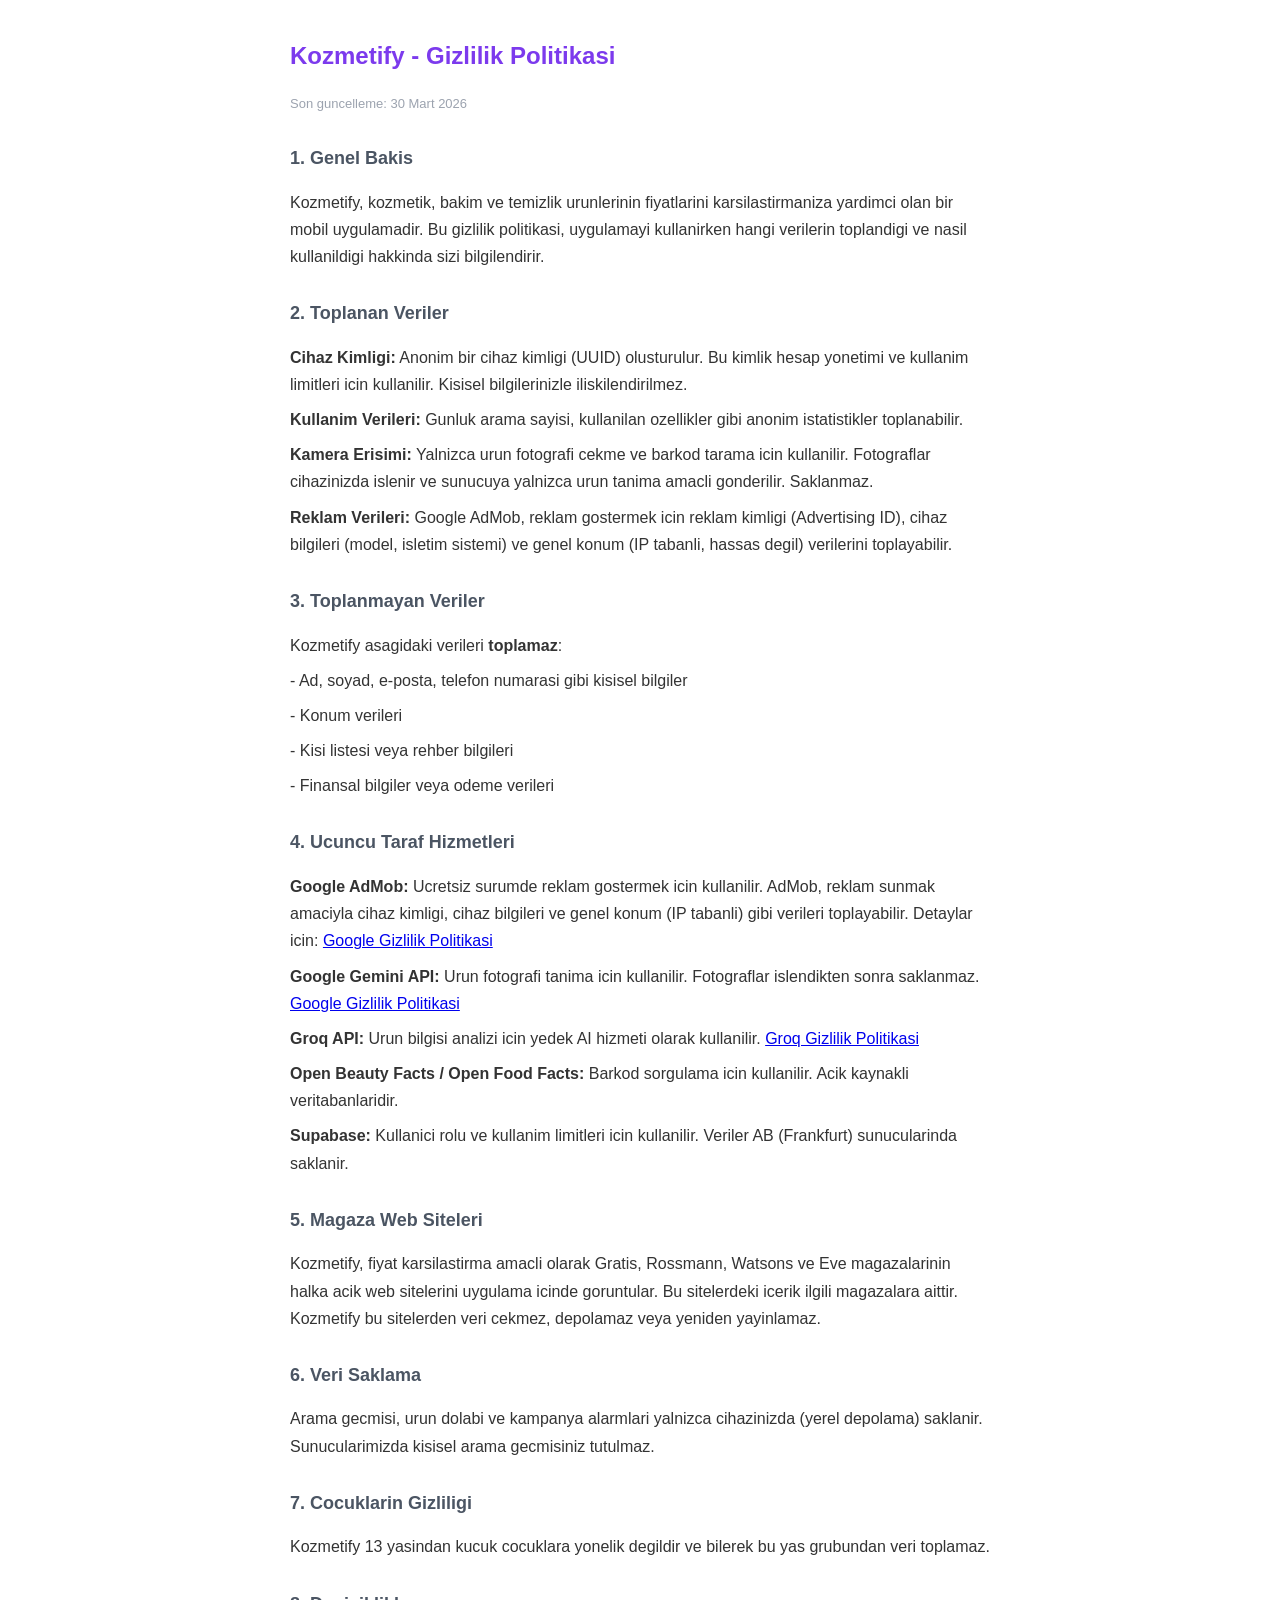
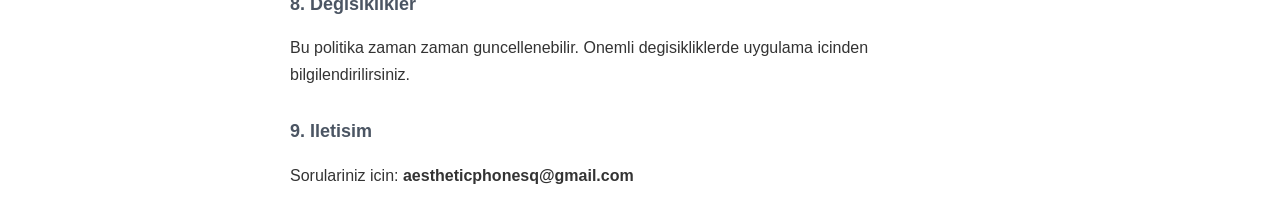
<file: kozmetify/privacy.html>
<!DOCTYPE html>
<html lang="tr">
<head>
    <meta charset="UTF-8">
    <meta name="viewport" content="width=device-width, initial-scale=1.0">
    <title>Kozmetify - Gizlilik Politikasi</title>
    <style>
        body { font-family: -apple-system, BlinkMacSystemFont, 'Segoe UI', sans-serif; max-width: 700px; margin: 0 auto; padding: 20px; color: #333; line-height: 1.7; }
        h1 { color: #7C3AED; font-size: 24px; }
        h2 { color: #4B5563; font-size: 18px; margin-top: 28px; }
        p { margin: 8px 0; }
        .date { color: #9CA3AF; font-size: 13px; }
    </style>
</head>
<body>
    <h1>Kozmetify - Gizlilik Politikasi</h1>
    <p class="date">Son guncelleme: 30 Mart 2026</p>

    <h2>1. Genel Bakis</h2>
    <p>Kozmetify, kozmetik, bakim ve temizlik urunlerinin fiyatlarini karsilastirmaniza yardimci olan bir mobil uygulamadir. Bu gizlilik politikasi, uygulamayi kullanirken hangi verilerin toplandigi ve nasil kullanildigi hakkinda sizi bilgilendirir.</p>

    <h2>2. Toplanan Veriler</h2>
    <p><strong>Cihaz Kimligi:</strong> Anonim bir cihaz kimligi (UUID) olusturulur. Bu kimlik hesap yonetimi ve kullanim limitleri icin kullanilir. Kisisel bilgilerinizle iliskilendirilmez.</p>
    <p><strong>Kullanim Verileri:</strong> Gunluk arama sayisi, kullanilan ozellikler gibi anonim istatistikler toplanabilir.</p>
    <p><strong>Kamera Erisimi:</strong> Yalnizca urun fotografi cekme ve barkod tarama icin kullanilir. Fotograflar cihazinizda islenir ve sunucuya yalnizca urun tanima amacli gonderilir. Saklanmaz.</p>
    <p><strong>Reklam Verileri:</strong> Google AdMob, reklam gostermek icin reklam kimligi (Advertising ID), cihaz bilgileri (model, isletim sistemi) ve genel konum (IP tabanli, hassas degil) verilerini toplayabilir.</p>

    <h2>3. Toplanmayan Veriler</h2>
    <p>Kozmetify asagidaki verileri <strong>toplamaz</strong>:</p>
    <p>- Ad, soyad, e-posta, telefon numarasi gibi kisisel bilgiler</p>
    <p>- Konum verileri</p>
    <p>- Kisi listesi veya rehber bilgileri</p>
    <p>- Finansal bilgiler veya odeme verileri</p>

    <h2>4. Ucuncu Taraf Hizmetleri</h2>
    <p><strong>Google AdMob:</strong> Ucretsiz surumde reklam gostermek icin kullanilir. AdMob, reklam sunmak amaciyla cihaz kimligi, cihaz bilgileri ve genel konum (IP tabanli) gibi verileri toplayabilir. Detaylar icin: <a href="https://policies.google.com/privacy" target="_blank">Google Gizlilik Politikasi</a></p>
    <p><strong>Google Gemini API:</strong> Urun fotografi tanima icin kullanilir. Fotograflar islendikten sonra saklanmaz. <a href="https://policies.google.com/privacy" target="_blank">Google Gizlilik Politikasi</a></p>
    <p><strong>Groq API:</strong> Urun bilgisi analizi icin yedek AI hizmeti olarak kullanilir. <a href="https://groq.com/privacy-policy/" target="_blank">Groq Gizlilik Politikasi</a></p>
    <p><strong>Open Beauty Facts / Open Food Facts:</strong> Barkod sorgulama icin kullanilir. Acik kaynakli veritabanlaridir.</p>
    <p><strong>Supabase:</strong> Kullanici rolu ve kullanim limitleri icin kullanilir. Veriler AB (Frankfurt) sunucularinda saklanir.</p>

    <h2>5. Magaza Web Siteleri</h2>
    <p>Kozmetify, fiyat karsilastirma amacli olarak Gratis, Rossmann, Watsons ve Eve magazalarinin halka acik web sitelerini uygulama icinde goruntular. Bu sitelerdeki icerik ilgili magazalara aittir. Kozmetify bu sitelerden veri cekmez, depolamaz veya yeniden yayinlamaz.</p>

    <h2>6. Veri Saklama</h2>
    <p>Arama gecmisi, urun dolabi ve kampanya alarmlari yalnizca cihazinizda (yerel depolama) saklanir. Sunucularimizda kisisel arama gecmisiniz tutulmaz.</p>

    <h2>7. Cocuklarin Gizliligi</h2>
    <p>Kozmetify 13 yasindan kucuk cocuklara yonelik degildir ve bilerek bu yas grubundan veri toplamaz.</p>

    <h2>8. Degisiklikler</h2>
    <p>Bu politika zaman zaman guncellenebilir. Onemli degisikliklerde uygulama icinden bilgilendirilirsiniz.</p>

    <h2>9. Iletisim</h2>
    <p>Sorulariniz icin: <strong>aestheticphonesq@gmail.com</strong></p>
</body>
</html>
</file>
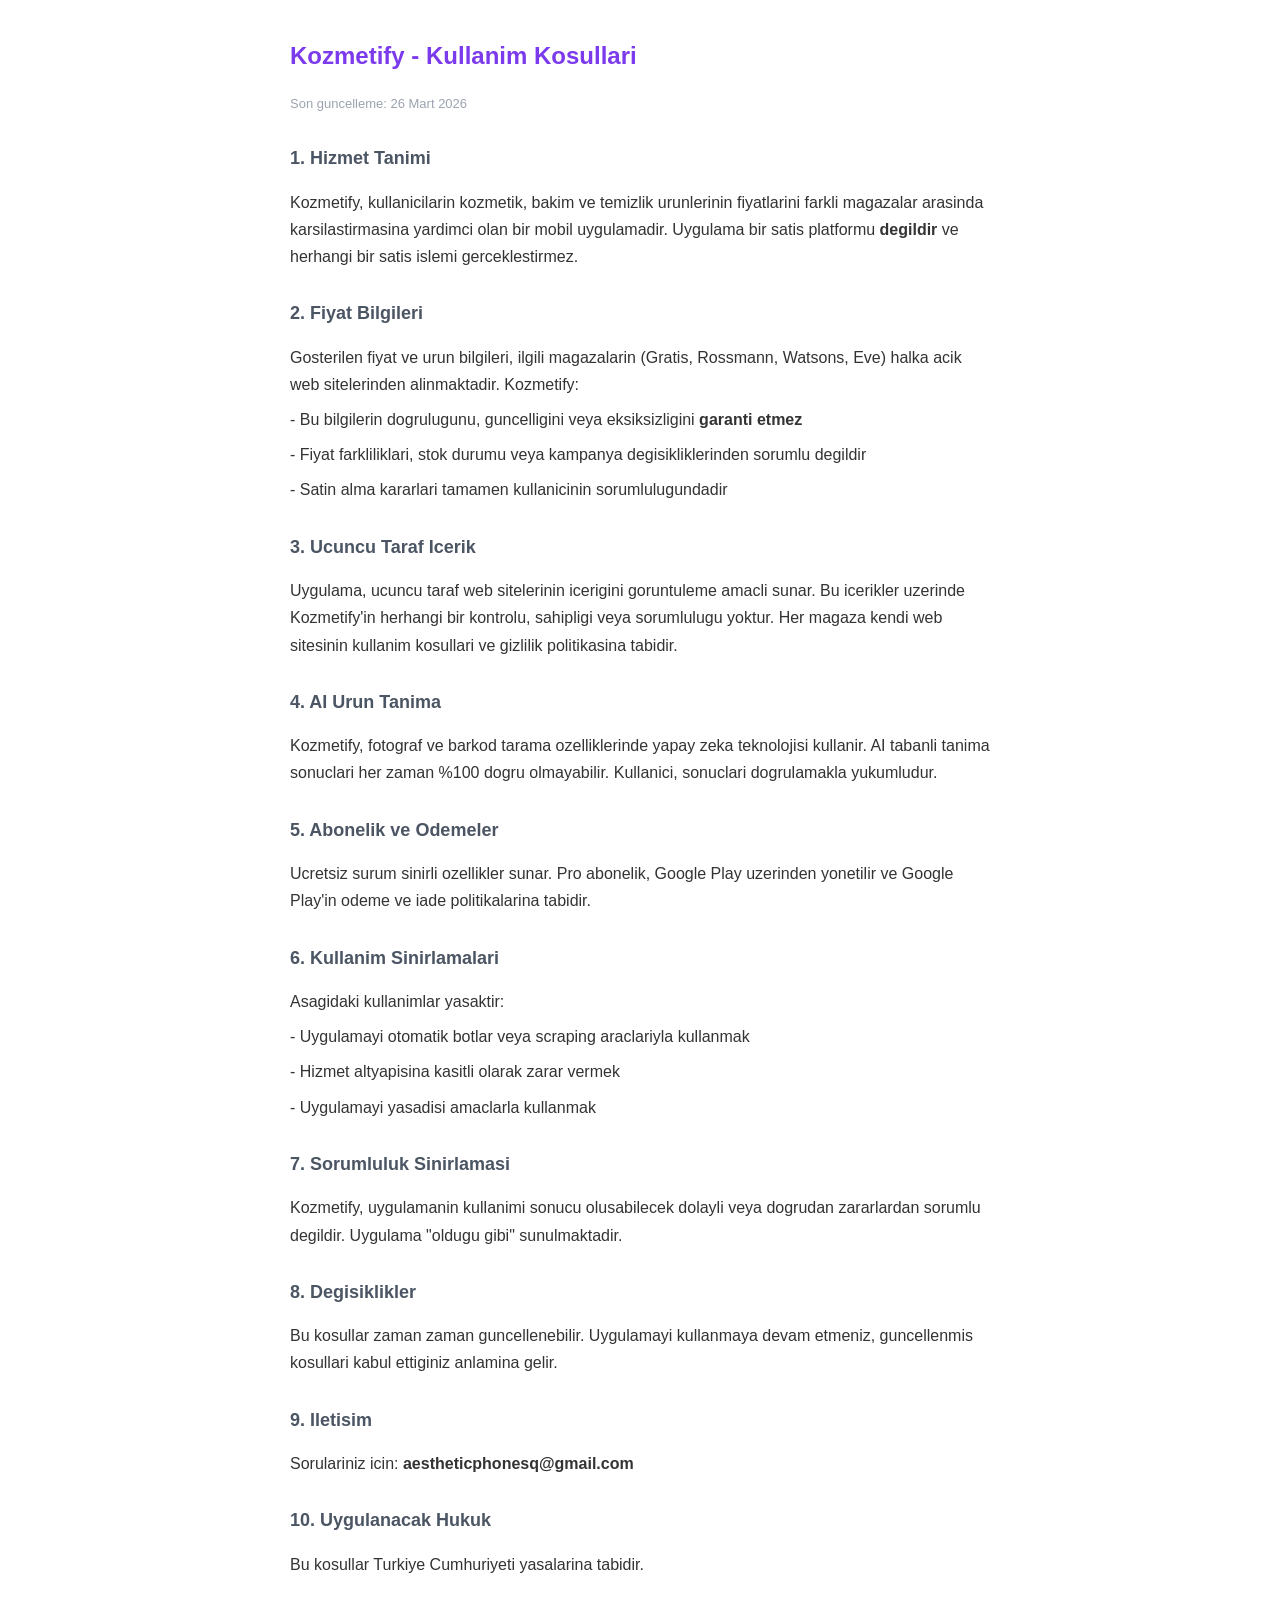
<file: kozmetify/terms.html>
<!DOCTYPE html>
<html lang="tr">
<head>
    <meta charset="UTF-8">
    <meta name="viewport" content="width=device-width, initial-scale=1.0">
    <title>Kozmetify - Kullanim Kosullari</title>
    <style>
        body { font-family: -apple-system, BlinkMacSystemFont, 'Segoe UI', sans-serif; max-width: 700px; margin: 0 auto; padding: 20px; color: #333; line-height: 1.7; }
        h1 { color: #7C3AED; font-size: 24px; }
        h2 { color: #4B5563; font-size: 18px; margin-top: 28px; }
        p { margin: 8px 0; }
        .date { color: #9CA3AF; font-size: 13px; }
    </style>
</head>
<body>
    <h1>Kozmetify - Kullanim Kosullari</h1>
    <p class="date">Son guncelleme: 26 Mart 2026</p>

    <h2>1. Hizmet Tanimi</h2>
    <p>Kozmetify, kullanicilarin kozmetik, bakim ve temizlik urunlerinin fiyatlarini farkli magazalar arasinda karsilastirmasina yardimci olan bir mobil uygulamadir. Uygulama bir satis platformu <strong>degildir</strong> ve herhangi bir satis islemi gerceklestirmez.</p>

    <h2>2. Fiyat Bilgileri</h2>
    <p>Gosterilen fiyat ve urun bilgileri, ilgili magazalarin (Gratis, Rossmann, Watsons, Eve) halka acik web sitelerinden alinmaktadir. Kozmetify:</p>
    <p>- Bu bilgilerin dogrulugunu, guncelligini veya eksiksizligini <strong>garanti etmez</strong></p>
    <p>- Fiyat farkliliklari, stok durumu veya kampanya degisikliklerinden sorumlu degildir</p>
    <p>- Satin alma kararlari tamamen kullanicinin sorumlulugundadir</p>

    <h2>3. Ucuncu Taraf Icerik</h2>
    <p>Uygulama, ucuncu taraf web sitelerinin icerigini goruntuleme amacli sunar. Bu icerikler uzerinde Kozmetify'in herhangi bir kontrolu, sahipligi veya sorumlulugu yoktur. Her magaza kendi web sitesinin kullanim kosullari ve gizlilik politikasina tabidir.</p>

    <h2>4. AI Urun Tanima</h2>
    <p>Kozmetify, fotograf ve barkod tarama ozelliklerinde yapay zeka teknolojisi kullanir. AI tabanli tanima sonuclari her zaman %100 dogru olmayabilir. Kullanici, sonuclari dogrulamakla yukumludur.</p>

    <h2>5. Abonelik ve Odemeler</h2>
    <p>Ucretsiz surum sinirli ozellikler sunar. Pro abonelik, Google Play uzerinden yonetilir ve Google Play'in odeme ve iade politikalarina tabidir.</p>

    <h2>6. Kullanim Sinirlamalari</h2>
    <p>Asagidaki kullanimlar yasaktir:</p>
    <p>- Uygulamayi otomatik botlar veya scraping araclariyla kullanmak</p>
    <p>- Hizmet altyapisina kasitli olarak zarar vermek</p>
    <p>- Uygulamayi yasadisi amaclarla kullanmak</p>

    <h2>7. Sorumluluk Sinirlamasi</h2>
    <p>Kozmetify, uygulamanin kullanimi sonucu olusabilecek dolayli veya dogrudan zararlardan sorumlu degildir. Uygulama "oldugu gibi" sunulmaktadir.</p>

    <h2>8. Degisiklikler</h2>
    <p>Bu kosullar zaman zaman guncellenebilir. Uygulamayi kullanmaya devam etmeniz, guncellenmis kosullari kabul ettiginiz anlamina gelir.</p>

    <h2>9. Iletisim</h2>
    <p>Sorulariniz icin: <strong>aestheticphonesq@gmail.com</strong></p>

    <h2>10. Uygulanacak Hukuk</h2>
    <p>Bu kosullar Turkiye Cumhuriyeti yasalarina tabidir.</p>
</body>
</html>
</file>
